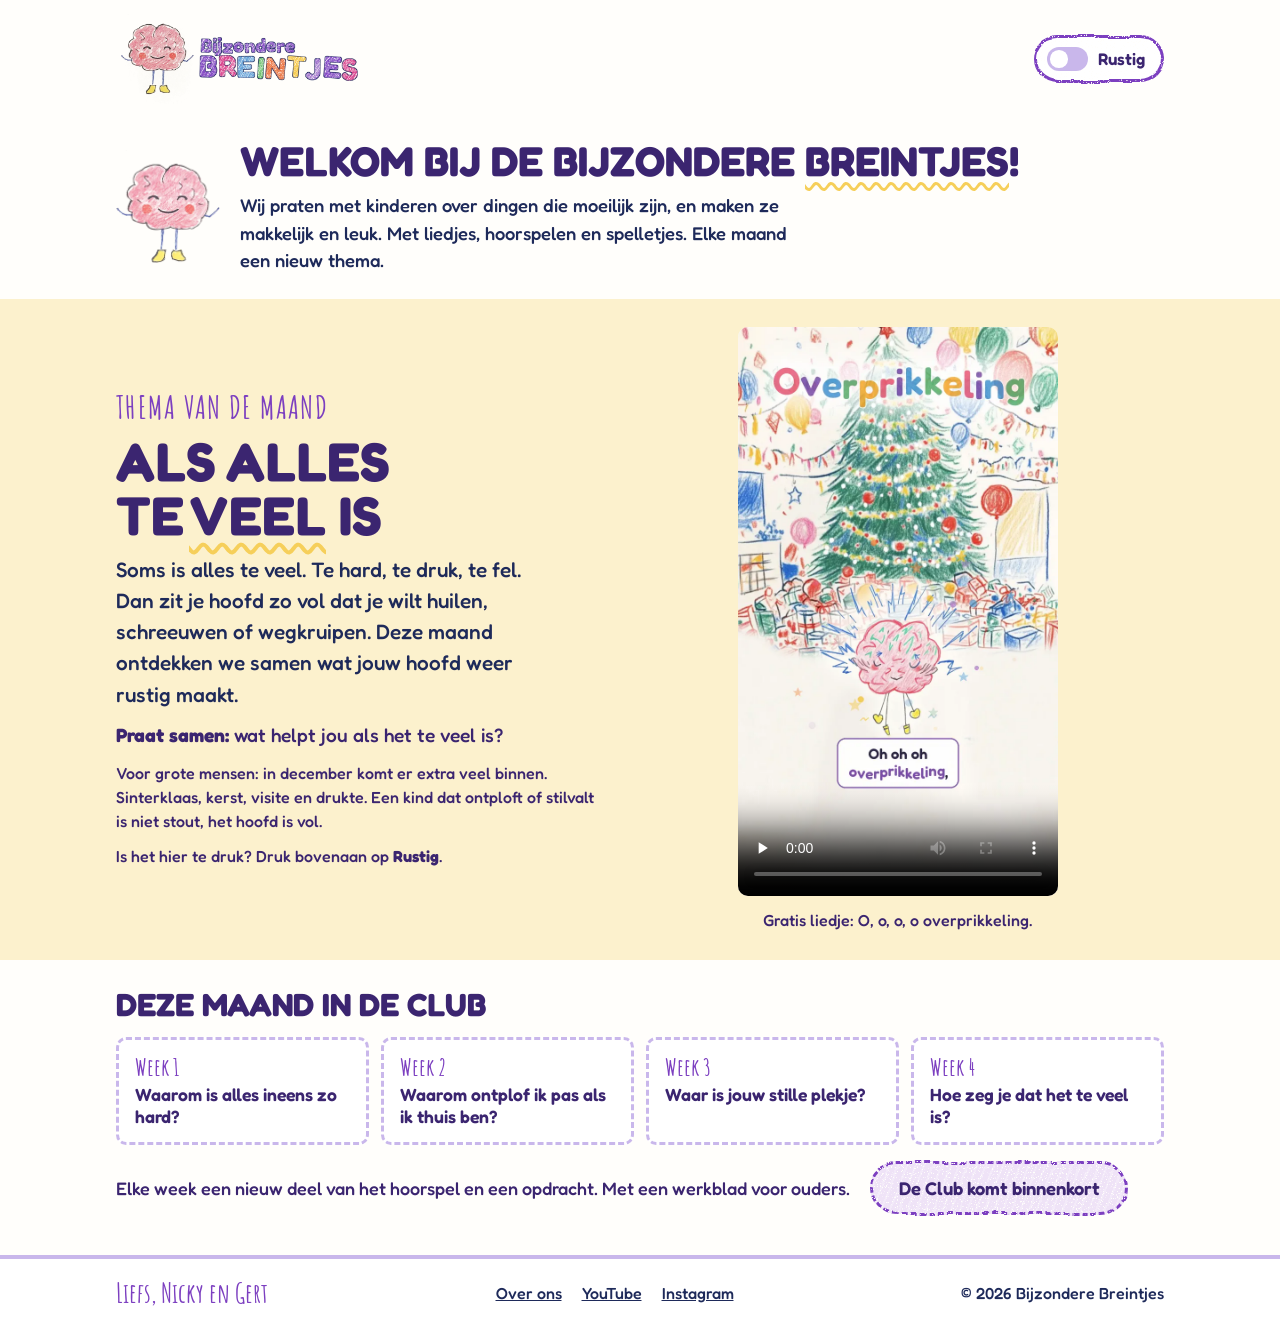
<file: index.html>
<!doctype html>
<html lang="nl">
<head>
<meta charset="utf-8">
<meta name="viewport" content="width=device-width, initial-scale=1, viewport-fit=cover">
<title>Bijzondere Breintjes – liedjes en oefeningen over gevoelens voor kinderen (3-8 jaar)</title>
<meta name="description" content="Liedjes, hoorspelen en spelletjes over gevoelens voor kinderen van 3 tot 8 jaar. Elke maand een thema, zonder reclame. Nu: Als alles te veel is, met het liedje O, o, o, o overprikkeling.">
<link rel="canonical" href="https://www.bijzonderebreintjes.nl/">
<meta property="og:type" content="website">
<meta property="og:site_name" content="Bijzondere Breintjes">
<meta property="og:locale" content="nl_NL">
<meta property="og:url" content="https://www.bijzonderebreintjes.nl/">
<meta property="og:title" content="Bijzondere Breintjes – Als alles te veel is: over overprikkeling">
<meta property="og:description" content="Liedjes, weetjes en oefeningen die kinderen van 3 tot 8 jaar helpen zichzelf beter te begrijpen.">
<meta property="og:image" content="https://www.bijzonderebreintjes.nl/beeld/deelplaatje.jpg">
<meta property="og:image:width" content="1200">
<meta property="og:image:height" content="630">
<meta property="og:image:alt" content="Het logo van Bijzondere Breintjes en een breintje dat zijn masker afzet">
<meta name="twitter:card" content="summary_large_image">
<script type="application/ld+json">
{
 "@context": "https://schema.org",
 "@graph": [
  {
   "@type": "WebSite",
   "@id": "https://www.bijzonderebreintjes.nl/#website",
   "name": "Bijzondere Breintjes",
   "url": "https://www.bijzonderebreintjes.nl/",
   "inLanguage": "nl",
   "description": "Liedjes, hoorspelen en spelletjes over gevoelens die kinderen van 3 tot 8 jaar helpen zichzelf beter te begrijpen.",
   "publisher": {
    "@id": "https://www.bijzonderebreintjes.nl/#organisatie"
   }
  },
  {
   "@type": "Organization",
   "@id": "https://www.bijzonderebreintjes.nl/#organisatie",
   "name": "Bijzondere Breintjes",
   "url": "https://www.bijzonderebreintjes.nl/",
   "logo": "https://www.bijzonderebreintjes.nl/beeld/logo.webp",
   "image": "https://www.bijzonderebreintjes.nl/beeld/deelplaatje.jpg",
   "description": "Nicky en Gert maken liedjes, hoorspelen en spelletjes over gevoelens voor kinderen van 3 tot 8 jaar. Voor elk kind dat veel voelt, snel vol zit of zijn gevoel nog moeilijk kan zeggen. Een diagnose is niet nodig.",
   "founder": [
    {"@type": "Person", "name": "Nicky", "jobTitle": "Pedagogisch begeleider", "description": "Afgestudeerd pedagogisch begeleider, jarenlang werkzaam in de zorg met kinderen."},
    {
     "@type": "Person",
     "name": "Gert"
    }
   ],
   "areaServed": "NL",
   "knowsLanguage": "nl",
   "knowsAbout": [
    "gevoelens bij kinderen",
    "emoties",
    "kinderliedjes",
    "hoorspelen voor kinderen",
    "overprikkeling",
    "zelfbeeld"
   ],
   "sameAs": [
    "https://www.youtube.com/@BijzondereBreintjes",
    "https://www.instagram.com/bijzonderebreintjes/"
   ]
  },
  {
   "@type": "VideoObject",
   "name": "O, o, o, o overprikkeling",
   "description": "Liedje voor kinderen van 3 tot 8 jaar over het thema Als alles te veel is: te veel glitter, te veel schittering. Wat doe je als je hoofd te vol zit?",
   "thumbnailUrl": "https://www.bijzonderebreintjes.nl/thema/cover-overprikkeling.webp",
   "contentUrl": "https://www.bijzonderebreintjes.nl/thema/overprikkeling-refrein.mp4",
   "duration": "PT33S",
   "uploadDate": "2026-11-28T09:00:00+01:00",
   "inLanguage": "nl",
   "isFamilyFriendly": true,
   "genre": "Kinderliedje",
   "audience": {
    "@type": "PeopleAudience",
    "suggestedMinAge": 3,
    "suggestedMaxAge": 8
   },
   "publisher": {
    "@id": "https://www.bijzonderebreintjes.nl/#organisatie"
   }
  }
 ]
}
</script>
<meta name="theme-color" content="#7c3fc0">
<link rel="icon" href="beeld/icoon-64.png" type="image/png">
<link rel="apple-touch-icon" href="beeld/icoon-180.png">
<link rel="preload" href="fonts/fredoka.woff2" as="font" type="font/woff2" crossorigin>
<link rel="stylesheet" href="css/stijl.css?v=7">
<script>
  // Onthoud de knop Rustig al vóór de pagina getekend wordt.
  try {
    if (localStorage.getItem("bb-rustig") === "aan") document.documentElement.setAttribute("data-rustig", "aan");
  } catch (e) {}
</script>
<style>
.thema-beeld { width: 72%; display: block; margin-inline: auto; }
.kop-breintje { flex: none; width: 6.5rem; height: 6.5rem; object-fit: contain; }
@media (max-width: 640px) { .kop-breintje { width: 5rem; height: 5rem; } }
.themavak { max-width: 52rem; }
.nogleeg { font-size: 1.15rem; border: 3px dashed var(--paars-licht); border-radius: var(--r-sm); padding: .8rem 1rem; color: var(--paars-diep); background: var(--creme); display: inline-block; }
.liedje-vak { display: grid; gap: .75rem; justify-items: center; }
.liedje-vak video { width: min(100%, 20rem); height: auto; border-radius: var(--r-sm); background: #fffefb; }
.vraag-thema { font-size: 1.2rem; color: var(--paars-diep); }
.video-vak video { width: 100%; height: auto; border-radius: var(--r-sm); background: #fffefb; }
.hoorspel-rij { display: grid; grid-template-columns: 11rem 1fr; gap: 1.4rem; align-items: center; }
.hoorspel-rij h3 { font-weight: 700; font-size: clamp(1.5rem, 5vw, 2rem); }
.hoorspel-beeld { width: 100%; }
.week-label { display: inline-block; font: 700 1.05rem/1 var(--font-tekst); letter-spacing: .03em; color: var(--paars-diep); background: var(--k-geel-licht); border: 3px solid var(--k-geel); border-radius: var(--r-rond); padding: .4rem .9rem; }
.verder-tekst { font-size: 1.1rem; color: var(--paars-diep); }
.vraag-groot { font: 700 clamp(1.5rem, 5vw, 2rem)/1.2 var(--font-titel); color: var(--paars-diep); }
.slot-lijst { list-style: none; padding: 0; display: grid; gap: 1rem; grid-template-columns: repeat(auto-fit, minmax(min(100%, 15rem), 1fr)); }
.slot-lijst li { display: grid; gap: .35rem; padding: 1.1rem 1.2rem; border: 3px dashed var(--paars-licht); border-radius: var(--r-sm); background: var(--creme); }
.slot-lijst .week { font: 700 1.6rem/1 var(--font-soort); color: var(--hoofd); }
.slot-lijst b { font-weight: 600; font-size: 1.15rem; color: var(--paars-diep); }
.slot-lijst span { font-size: 1rem; }
.slotje { display: inline-flex; align-items: center; gap: .35rem; font-size: .95rem; color: var(--paars-diep); }
.slotje svg { width: 1.1rem; height: 1.1rem; }
.club-onder { display: grid; gap: .8rem; justify-items: start; margin-top: .5rem; }
.welkom { padding-block: 1.25rem 1.5rem; }
.welkom-rij { display: grid; grid-template-columns: 6.5rem 1fr; gap: 1.25rem; align-items: center; }
.welkom-breintje { width: 100%; height: auto; }
.welkom-tekst { display: grid; gap: .5rem; }
.welkom-tekst h1 { font-size: clamp(1.7rem, 5vw, 2.6rem); line-height: 1.1; }
.welkom-zin { font-size: 1.15rem; max-width: 52ch; }
.thema-blok { background: var(--licht); padding-block: 1.75rem; }
.thema-rij { display: grid; grid-template-columns: 1fr 1.1fr; gap: 2rem; align-items: center; }
.thema-tekst { display: grid; gap: .7rem; }
.thema-titel { font-size: clamp(2.2rem, 7vw, 3.4rem); line-height: 1; }
.thema-blok .intro { max-width: 36ch; }
.teaser-blok { padding-block: 1.75rem 2.5rem; }
.teaser-kop { font-size: clamp(1.5rem, 4vw, 2rem); margin-bottom: 1rem; }
.teaser-lijst { list-style: none; padding: 0; display: grid; gap: .75rem; grid-template-columns: repeat(4, 1fr); }
.teaser-lijst li { display: grid; gap: .3rem; align-content: start; padding: .9rem 1rem; border: 3px dashed var(--paars-licht); border-radius: var(--r-sm); background: var(--wit); }
.teaser-lijst .week { font: 700 1.5rem/1 var(--font-soort); color: var(--hoofd); }
.teaser-lijst b { font-weight: 600; font-size: 1.1rem; line-height: 1.25; color: var(--paars-diep); }
.teaser-onder { display: flex; flex-wrap: wrap; gap: .75rem 1.25rem; align-items: center; margin-top: 1rem; color: var(--paars-diep); }
@media (max-width: 760px) { .thema-rij { grid-template-columns: 1fr; gap: 1.25rem; } .teaser-lijst { grid-template-columns: 1fr 1fr; } .welkom-rij { grid-template-columns: 4.5rem 1fr; gap: .9rem; } }
@media (max-width: 640px) { .hoorspel-rij { grid-template-columns: 1fr; } .hoorspel-beeld { width: 9rem; } }
</style>
</head>
<body id="top">

<svg class="verstopt" aria-hidden="true" focusable="false">
  <!-- Krijtstijl (huisstijl 3): wiebelige lijn en papier dat door de kleur schijnt. -->
  <filter id="krijt" x="-3%" y="-8%" width="106%" height="116%" color-interpolation-filters="sRGB">
    <feTurbulence type="fractalNoise" baseFrequency="0.03" numOctaves="2" seed="5" result="w"/>
    <feDisplacementMap in="SourceGraphic" in2="w" scale="5" xChannelSelector="R" yChannelSelector="G" result="d"/>
    <feTurbulence type="fractalNoise" baseFrequency="0.8" numOctaves="2" seed="11" result="k"/>
    <feColorMatrix in="k" type="matrix" values="0 0 0 0 0  0 0 0 0 0  0 0 0 0 0  0 0 0 -11 7.9" result="g"/>
    <feComposite in="d" in2="g" operator="in"/>
  </filter>
  <filter id="krijt-vol" x="-3%" y="-8%" width="106%" height="116%" color-interpolation-filters="sRGB">
    <feTurbulence type="fractalNoise" baseFrequency="0.03" numOctaves="2" seed="5" result="w"/>
    <feDisplacementMap in="SourceGraphic" in2="w" scale="5" xChannelSelector="R" yChannelSelector="G" result="d"/>
    <feTurbulence type="fractalNoise" baseFrequency="0.8" numOctaves="2" seed="11" result="k"/>
    <feColorMatrix in="k" type="matrix" values="0 0 0 0 0  0 0 0 0 0  0 0 0 0 0  0 0 0 -11 9.4" result="g"/>
    <feComposite in="d" in2="g" operator="in"/>
  </filter>
  <filter id="krijt-fijn" x="-10%" y="-10%" width="120%" height="120%" color-interpolation-filters="sRGB">
    <feTurbulence type="fractalNoise" baseFrequency="0.09" numOctaves="2" seed="2" result="w"/>
    <feDisplacementMap in="SourceGraphic" in2="w" scale="2" xChannelSelector="R" yChannelSelector="G" result="d"/>
    <feTurbulence type="fractalNoise" baseFrequency="0.9" numOctaves="2" seed="7" result="k"/>
    <feColorMatrix in="k" type="matrix" values="0 0 0 0 0  0 0 0 0 0  0 0 0 0 0  0 0 0 -11 8.2" result="g"/>
    <feComposite in="d" in2="g" operator="in"/>
  </filter>
  <symbol id="i-noot" viewBox="0 0 24 24"><path d="M9 18V5l11-2v13" fill="none" stroke="currentColor" stroke-width="2.5" stroke-linecap="round" stroke-linejoin="round"/><circle cx="6" cy="18" r="3" fill="currentColor"/><circle cx="17" cy="16" r="3" fill="currentColor"/></symbol>
  <symbol id="i-boek" viewBox="0 0 24 24"><path d="M12 7.5C10.5 5.5 7.5 5 4 5.5v13c3.5-.5 6.5 0 8 2 1.5-2 4.5-2.5 8-2v-13c-3.5-.5-6.5 0-8 2zM12 7.5v14" fill="none" stroke="currentColor" stroke-width="2.3" stroke-linecap="round" stroke-linejoin="round"/></symbol>
  <symbol id="i-maan" viewBox="0 0 24 24"><path d="M20 14.5A8.5 8.5 0 0 1 9.5 4a8.5 8.5 0 1 0 10.5 10.5z" fill="none" stroke="currentColor" stroke-width="2.3" stroke-linejoin="round"/></symbol>
  <symbol id="i-sprong" viewBox="0 0 24 24"><circle cx="12" cy="4.5" r="2.5" fill="currentColor"/><path d="M12 8v6M12 9.5L6.5 6M12 9.5L17.5 6M12 14l-4 6M12 14l4 6" fill="none" stroke="currentColor" stroke-width="2.4" stroke-linecap="round"/></symbol>
  <symbol id="i-schaar" viewBox="0 0 24 24"><circle cx="6" cy="18" r="3" fill="none" stroke="currentColor" stroke-width="2.3"/><circle cx="18" cy="18" r="3" fill="none" stroke="currentColor" stroke-width="2.3"/><path d="M8 16L18.5 3.5M16 16L5.5 3.5" fill="none" stroke="currentColor" stroke-width="2.3" stroke-linecap="round"/></symbol>
  <symbol id="i-speel" viewBox="0 0 24 24"><path d="M8 5.5v13a1 1 0 0 0 1.5.86l11-6.5a1 1 0 0 0 0-1.72l-11-6.5A1 1 0 0 0 8 5.5z" fill="currentColor"/></symbol>
  <symbol id="i-pauze" viewBox="0 0 24 24"><rect x="6" y="5" width="4.5" height="14" rx="1.5" fill="currentColor"/><rect x="13.5" y="5" width="4.5" height="14" rx="1.5" fill="currentColor"/></symbol>
  <symbol id="i-potlood" viewBox="0 0 24 24"><path d="M4 20l1-5L16 4l4 4L9 19z" fill="none" stroke="currentColor" stroke-width="2.5" stroke-linejoin="round"/><path d="M13.5 6.5l4 4" fill="none" stroke="currentColor" stroke-width="2.5"/></symbol>
  <symbol id="i-ster" viewBox="0 0 24 24"><path d="M12 3l2.7 5.6 6.1.9-4.4 4.3 1 6.2-5.4-2.9-5.4 2.9 1-6.2L3.2 9.5l6.1-.9z" fill="none" stroke="currentColor" stroke-width="2.3" stroke-linejoin="round"/></symbol>
  <symbol id="i-hart" viewBox="0 0 24 24"><path d="M12 20s-7.5-4.6-7.5-10.2A4.2 4.2 0 0 1 12 7.3a4.2 4.2 0 0 1 7.5 2.5C19.5 15.4 12 20 12 20z" fill="none" stroke="currentColor" stroke-width="2.3" stroke-linejoin="round"/></symbol>
  <symbol id="i-geluid" viewBox="0 0 24 24"><path d="M4 9.5v5h3.5L13 19V5L7.5 9.5z" fill="currentColor"/><path d="M16.5 8.5a5 5 0 0 1 0 7" fill="none" stroke="currentColor" stroke-width="2.2" stroke-linecap="round"/></symbol>
  <symbol id="i-kaart" viewBox="0 0 24 24"><rect x="4" y="3" width="16" height="18" rx="3" fill="none" stroke="currentColor" stroke-width="2.3"/><circle cx="12" cy="9.5" r="2.5" fill="none" stroke="currentColor" stroke-width="2.2"/><path d="M8 17c.6-2.2 2.200-3.3 4-3.300s3.4 1.1 4 3.3" fill="none" stroke="currentColor" stroke-width="2.2" stroke-linecap="round"/></symbol>
  <symbol id="i-plus" viewBox="0 0 24 24"><circle cx="12" cy="12" r="9" fill="none" stroke="currentColor" stroke-width="2.3"/><path d="M12 7.5v9M7.5 12h9" fill="none" stroke="currentColor" stroke-width="2.6" stroke-linecap="round"/></symbol>
  <symbol id="vast-breintje" viewBox="0 0 200 175">
    <path d="M40,110 C20,110 15,80 35,70 C25,50 45,35 60,45 C65,25 95,20 105,38 C120,22 150,30 150,52 C170,55 178,80 162,92 C178,105 165,130 145,125 C140,145 110,150 100,135 C85,150 55,148 52,130 C35,135 25,120 40,110 Z" fill="#f4a6c3" stroke="#3b2570" stroke-width="4" stroke-linejoin="round"/>
    <path d="M60,70 C70,60 80,75 90,65 M110,55 C120,65 130,50 140,62 M55,100 C65,95 70,105 80,100 M120,110 C130,100 140,112 150,104" fill="none" stroke="#e07aa8" stroke-width="3.5" stroke-linecap="round"/>
    <path d="M80,136 L78,158 M120,136 L122,158" stroke="#3b2570" stroke-width="4" stroke-linecap="round" fill="none"/>
    <ellipse cx="74" cy="161" rx="13" ry="6" fill="#f6cf5a" stroke="#3b2570" stroke-width="3"/><ellipse cx="126" cy="161" rx="13" ry="6" fill="#f6cf5a" stroke="#3b2570" stroke-width="3"/>
    <circle cx="70" cy="98" r="7" fill="#f2a7c8"/><circle cx="130" cy="98" r="7" fill="#f2a7c8"/>
    <path d="M78,88 Q85,80 92,88 M108,88 Q115,80 122,88 M86,104 Q100,118 114,104" stroke="#3b2570" stroke-width="4" stroke-linecap="round" fill="none"/>
  </symbol>
  <symbol id="i-zon" viewBox="0 0 24 24"><circle cx="12" cy="12" r="4.200" fill="none" stroke="currentColor" stroke-width="2.3"/><path d="M12 2.500v2.500M12 19v2.500M2.500 12H5M19 12h2.500M5.300 5.300l1.800 1.800M16.900 16.900l1.800 1.800M18.700 5.300l-1.800 1.800M7.100 16.900l-1.800 1.800" fill="none" stroke="currentColor" stroke-width="2.3" stroke-linecap="round"/></symbol>
  <!-- De zes plaatjes van het weerbericht -->
  <symbol id="w-zon" viewBox="0 0 100 100"><path d="M50 8v12M50 80v12M8 50h12M80 50h12M20 20l9 9M71 71l9 9M80 20l-9 9M29 71l-9 9" fill="none" stroke="#3b2570" stroke-width="5" stroke-linecap="round"/><circle cx="50" cy="50" r="22" fill="#f6cf5a" stroke="#3b2570" stroke-width="4"/><path d="M40 46q3-4 6 0M54 46q3-4 6 0M41 55q9 9 18 0" fill="none" stroke="#3b2570" stroke-width="3.500" stroke-linecap="round"/></symbol>
  <symbol id="w-wolk" viewBox="0 0 100 100"><circle cx="68" cy="32" r="17" fill="#f6cf5a" stroke="#3b2570" stroke-width="4"/><path d="M28 78h46a14 14 0 0 0 3-27.700 20 20 0 0 0-38-6A17 17 0 0 0 28 78z" fill="#ffffff" stroke="#3b2570" stroke-width="4" stroke-linejoin="round"/><path d="M44 60q3-3 6 0M58 60q3-3 6 0M49 68h10" fill="none" stroke="#3b2570" stroke-width="3.500" stroke-linecap="round"/></symbol>
  <symbol id="w-regen" viewBox="0 0 100 100"><path d="M28 62h46a14 14 0 0 0 3-27.700 20 20 0 0 0-38-6A17 17 0 0 0 28 62z" fill="#dcebf8" stroke="#3b2570" stroke-width="4" stroke-linejoin="round"/><path d="M44 43q3-3 6 0M58 43q3-3 6 0M48 54q6-5 12 0" fill="none" stroke="#3b2570" stroke-width="3.500" stroke-linecap="round"/><path d="M34 72q-6 9 0 13 6-4 0-13zM52 76q-6 9 0 13 6-4 0-13zM70 72q-6 9 0 13 6-4 0-13z" fill="#5b9bd5" stroke="#3b2570" stroke-width="3" stroke-linejoin="round"/></symbol>
  <symbol id="w-storm" viewBox="0 0 100 100"><path d="M10 36h46a10 10 0 1 0-10-10M10 53h64a11 11 0 1 1-11 11M10 70h30a8 8 0 1 1-8 8" fill="none" stroke="#3b2570" stroke-width="5" stroke-linecap="round" stroke-linejoin="round"/><path d="M72 28q10-12 20-6-4 12-20 6z" fill="#5bb85d" stroke="#3b2570" stroke-width="3.500" stroke-linejoin="round"/><path d="M62 84q8-9 16-3-4 9-16 3z" fill="#5bb85d" stroke="#3b2570" stroke-width="3.500" stroke-linejoin="round"/></symbol>
  <symbol id="w-onweer" viewBox="0 0 100 100"><path d="M28 58h46a14 14 0 0 0 3-27.700 20 20 0 0 0-38-6A17 17 0 0 0 28 58z" fill="#c9b7eb" stroke="#3b2570" stroke-width="4" stroke-linejoin="round"/><path d="M42 36l8 4M66 36l-8 4M48 50q6-5 12 0" fill="none" stroke="#3b2570" stroke-width="3.500" stroke-linecap="round"/><path d="M56 62L42 80h10l-5 15 19-22H56l7-11z" fill="#f6cf5a" stroke="#3b2570" stroke-width="3.500" stroke-linejoin="round"/></symbol>
  <symbol id="w-vuurwerk" viewBox="0 0 100 100"><path d="M36 38V18M36 38l14-14M36 38h20M36 38l14 14M36 38v20M36 38L22 52M36 38H16M36 38L22 24" fill="none" stroke="#d63384" stroke-width="5" stroke-linecap="round"/><path d="M70 68V54M70 68l10-10M70 68h14M70 68l10 10M70 68v14M70 68L60 78M70 68H56M70 68L60 58" fill="none" stroke="#e9622a" stroke-width="5" stroke-linecap="round"/><circle cx="36" cy="38" r="5" fill="#f6cf5a" stroke="#3b2570" stroke-width="3"/><circle cx="70" cy="68" r="4.500" fill="#f6cf5a" stroke="#3b2570" stroke-width="3"/><circle cx="76" cy="24" r="4" fill="#5b9bd5" stroke="#3b2570" stroke-width="3"/><circle cx="24" cy="78" r="4" fill="#5bb85d" stroke="#3b2570" stroke-width="3"/></symbol>
  <symbol id="i-bliksem" viewBox="0 0 24 24"><path d="M13.5 2.5L5 13.5h6l-1.5 8 8.5-11h-6z" fill="none" stroke="currentColor" stroke-width="2.3" stroke-linejoin="round"/></symbol>
  <symbol id="i-kompas" viewBox="0 0 24 24"><circle cx="12" cy="12" r="9" fill="none" stroke="currentColor" stroke-width="2.3"/><path d="M15.5 8.500l-2 5-5 2 2-5z" fill="none" stroke="currentColor" stroke-width="2.200" stroke-linejoin="round"/></symbol>
  <symbol id="lijf-figuur" viewBox="0 0 200 320">
    <path d="M66 122L30 186M134 122l36 64M84 214l-6 78M116 214l6 78" fill="none" stroke="#3b2570" stroke-width="5" stroke-linecap="round"/>
    <ellipse cx="70" cy="298" rx="17" ry="9" fill="#f6cf5a" stroke="#3b2570" stroke-width="4"/>
    <ellipse cx="130" cy="298" rx="17" ry="9" fill="#f6cf5a" stroke="#3b2570" stroke-width="4"/>
    <circle cx="28" cy="190" r="8" fill="#fbe3ee" stroke="#3b2570" stroke-width="4"/>
    <circle cx="172" cy="190" r="8" fill="#fbe3ee" stroke="#3b2570" stroke-width="4"/>
    <path d="M100 92v16" fill="none" stroke="#3b2570" stroke-width="5" stroke-linecap="round"/>
    <path d="M74 106h52a14 14 0 0 1 14 14v84a14 14 0 0 1-14 14H74a14 14 0 0 1-14-14v-84a14 14 0 0 1 14-14z" fill="#dcebf8" stroke="#3b2570" stroke-width="5" stroke-linejoin="round"/>
    <circle cx="100" cy="54" r="40" fill="#fbe3ee" stroke="#3b2570" stroke-width="5"/>
    <path d="M82 50q4-5 8 0M110 50q4-5 8 0M88 68q12 10 24 0" fill="none" stroke="#3b2570" stroke-width="4" stroke-linecap="round"/>
  </symbol>
  <symbol id="i-slot" viewBox="0 0 24 24"><rect x="5" y="10.500" width="14" height="10" rx="2.500" fill="none" stroke="currentColor" stroke-width="2.300"/><path d="M8.500 10.500V7.500a3.500 3.500 0 0 1 7 0v3" fill="none" stroke="currentColor" stroke-width="2.300" stroke-linecap="round"/></symbol>
  <symbol id="i-thuis" viewBox="0 0 24 24"><path d="M4 11L12 4l8 7v8a1 1 0 0 1-1 1h-4v-6H9v6H5a1 1 0 0 1-1-1z" fill="none" stroke="currentColor" stroke-width="2.3" stroke-linejoin="round"/></symbol>
</svg>

<a class="spring" href="#inhoud">Ga naar de inhoud</a>

<header class="kop" id="top">
  <div class="binnen kop-rij">
    <a class="logo" href="#top" aria-label="Bijzondere Breintjes, naar het begin">
      <img class="logo-plaat" src="beeld/logo.webp" alt="Bijzondere Breintjes" width="810" height="300">
    </a>
    <div class="kop-knoppen">
      <button class="rustig" id="rustig-knop" type="button" aria-pressed="false" title="Minder kleur en geen beweging">
        <span class="schuif" aria-hidden="true"></span>Rustig
      </button>
    </div>
  </div>
</header>

<main id="inhoud">

  <!-- ===== Welkom: wie zijn wij ===== -->
  <section class="welkom" id="welkom">
    <div class="binnen welkom-rij">
      <img class="welkom-breintje" src="beeld/hoofdbreintje.webp" alt="Billie, het breintje van Bijzondere Breintjes">
      <div class="welkom-tekst">
        <h1 id="welkom-kop">Welkom bij de Bijzondere <span class="kronkel">Breintjes</span>!</h1>
        <p class="welkom-zin">Wij praten met kinderen over dingen die moeilijk zijn, en maken ze makkelijk en leuk. Met liedjes, hoorspelen en spelletjes. Elke maand een nieuw thema.</p>
      </div>
    </div>
  </section>

  <!-- ===== Thema van de maand ===== -->
  <section class="thema-blok is-geel" id="thema">
    <div class="binnen thema-rij">
      <div class="thema-tekst">
        <p class="soort">THEMA VAN DE MAAND</p>
        <h2 id="thema-kop" class="thema-titel">Als alles te <span class="kronkel">veel</span> is</h2>
        <p class="intro">Soms is alles te veel. Te hard, te druk, te fel. Dan zit je hoofd zo vol dat je wilt huilen, schreeuwen of wegkruipen. Deze maand ontdekken we samen wat jouw hoofd weer rustig maakt.</p>
        <p class="vraag-thema"><b>Praat samen:</b> wat helpt jou als het te veel is?</p>
        <p class="klein">Voor grote mensen: in december komt er extra veel binnen. Sinterklaas, kerst, visite en drukte. Een kind dat ontploft of stilvalt is niet stout, het hoofd is vol.</p>
        <p class="klein">Is het hier te druk? Druk bovenaan op <b>Rustig</b>.</p>
      </div>
      <div class="liedje-vak">
        <video controls preload="none" playsinline poster="thema/cover-overprikkeling.webp" width="1080" height="1920">
          <source src="thema/overprikkeling-refrein.mp4" type="video/mp4">
        </video>
        <p class="klein">Gratis liedje: O, o, o, o overprikkeling.</p>
      </div>
    </div>
  </section>

  <!-- ===== Teasers ===== -->
  <section class="teaser-blok" id="club">
    <div class="binnen">
      <h2 id="club-kop" class="teaser-kop">Deze maand in de Club</h2>
      <ol class="teaser-lijst">
        <li><span class="week">Week 1</span><b>Waarom is alles ineens zo hard?</b></li>
        <li><span class="week">Week 2</span><b>Waarom ontplof ik pas als ik thuis ben?</b></li>
        <li><span class="week">Week 3</span><b>Waar is jouw stille plekje?</b></li>
        <li><span class="week">Week 4</span><b>Hoe zeg je dat het te veel is?</b></li>
      </ol>
      <p class="teaser-onder"><span>Elke week een nieuw deel van het hoorspel en een opdracht. Met een werkblad voor ouders.</span> <span class="knop" aria-disabled="true">De Club komt binnenkort</span></p>
    </div>
  </section>

</main>

<footer class="voet">
  <div class="binnen voet-rij">
    <span class="voet-groet">Liefs, Nicky en Gert</span>
    <span class="voet-links"><a href="over-ons.html">Over ons</a><a href="https://www.youtube.com/@BijzondereBreintjes" target="_blank" rel="noopener">YouTube</a><a href="https://www.instagram.com/bijzonderebreintjes/" target="_blank" rel="noopener">Instagram</a></span>
    <span>&copy; <span id="jaar">2026</span> Bijzondere Breintjes</span>
  </div>
</footer>

<script>
(function () {
  document.getElementById("jaar").textContent = new Date().getFullYear();
  var stam = document.documentElement;
  var knop = document.getElementById("rustig-knop");
  function zet(aan, bewaar) {
    if (aan) stam.setAttribute("data-rustig", "aan");
    else stam.removeAttribute("data-rustig");
    knop.setAttribute("aria-pressed", aan ? "true" : "false");
    if (bewaar) { try { localStorage.setItem("bb-rustig", aan ? "aan" : "uit"); } catch (e) {} }
  }
  zet(stam.getAttribute("data-rustig") === "aan", false);
  knop.addEventListener("click", function () { zet(stam.getAttribute("data-rustig") !== "aan", true); });
})();
</script>

</body>
</html>
</file>
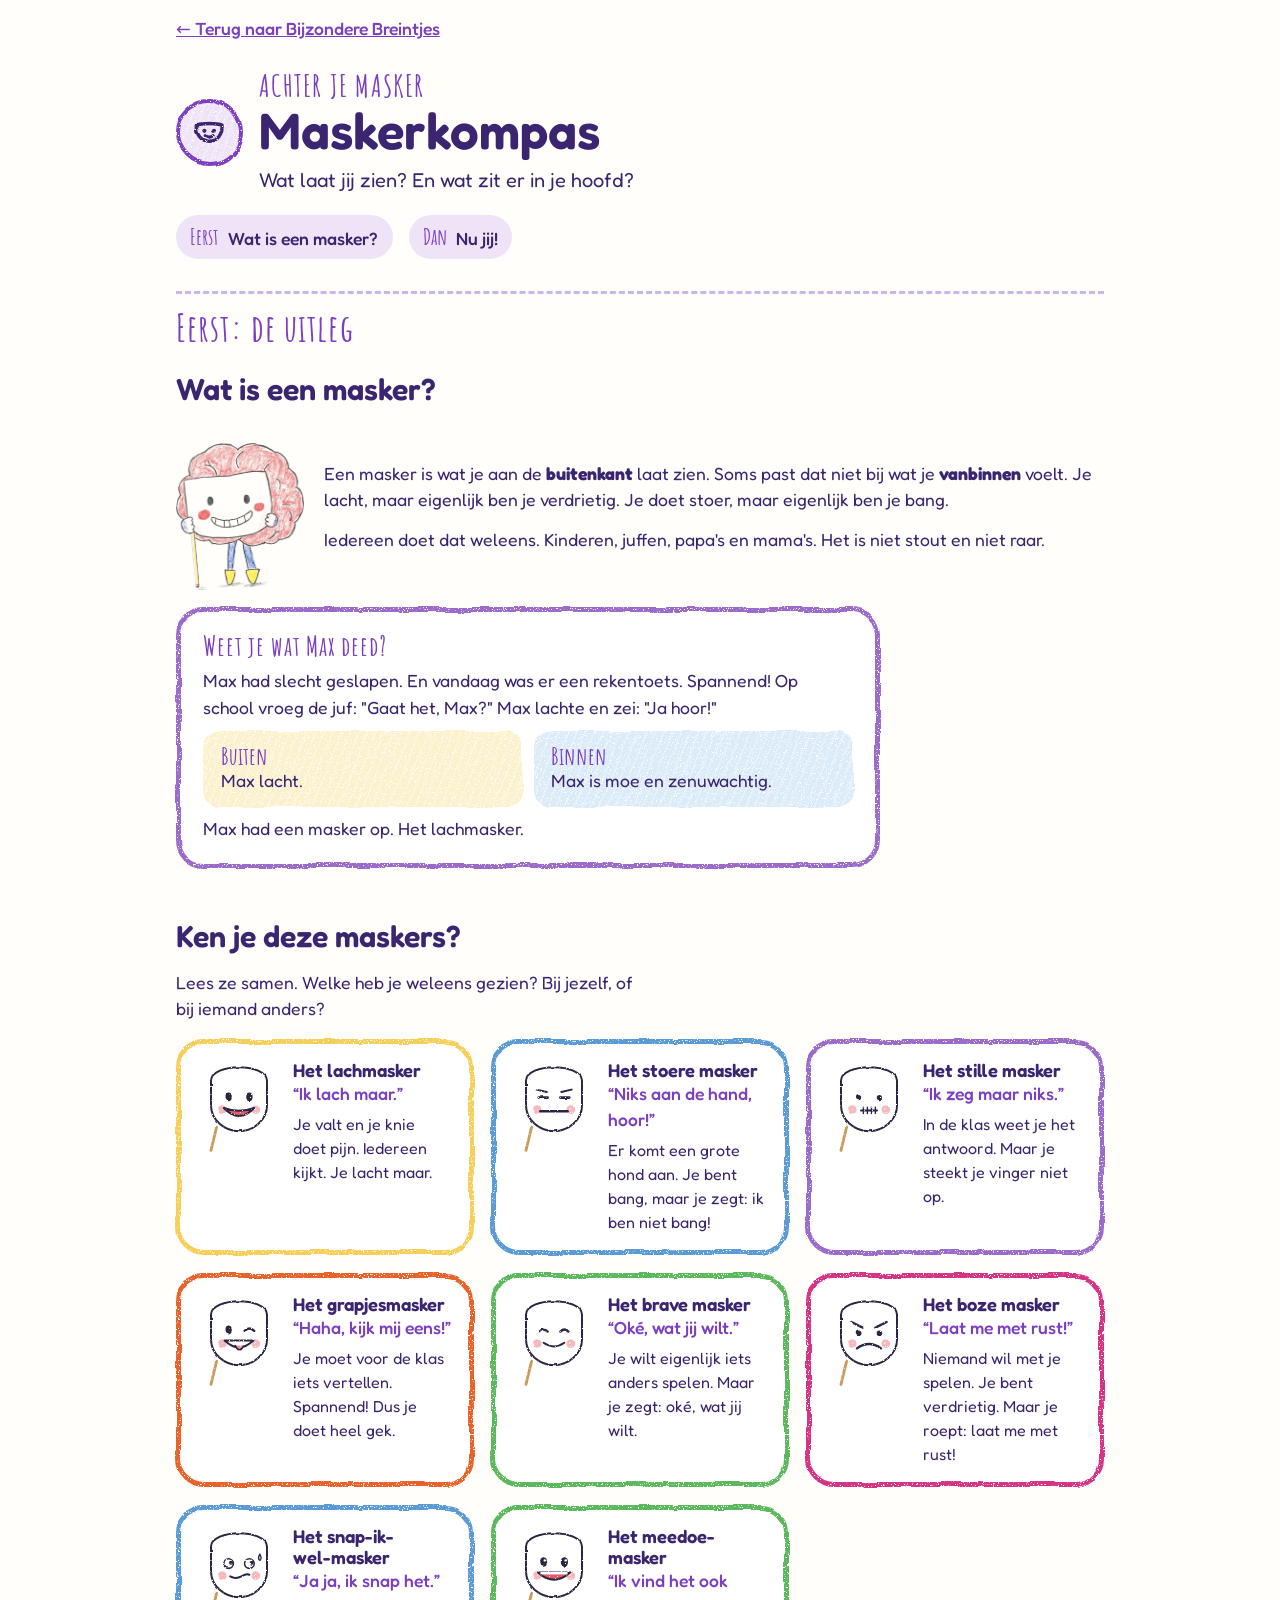
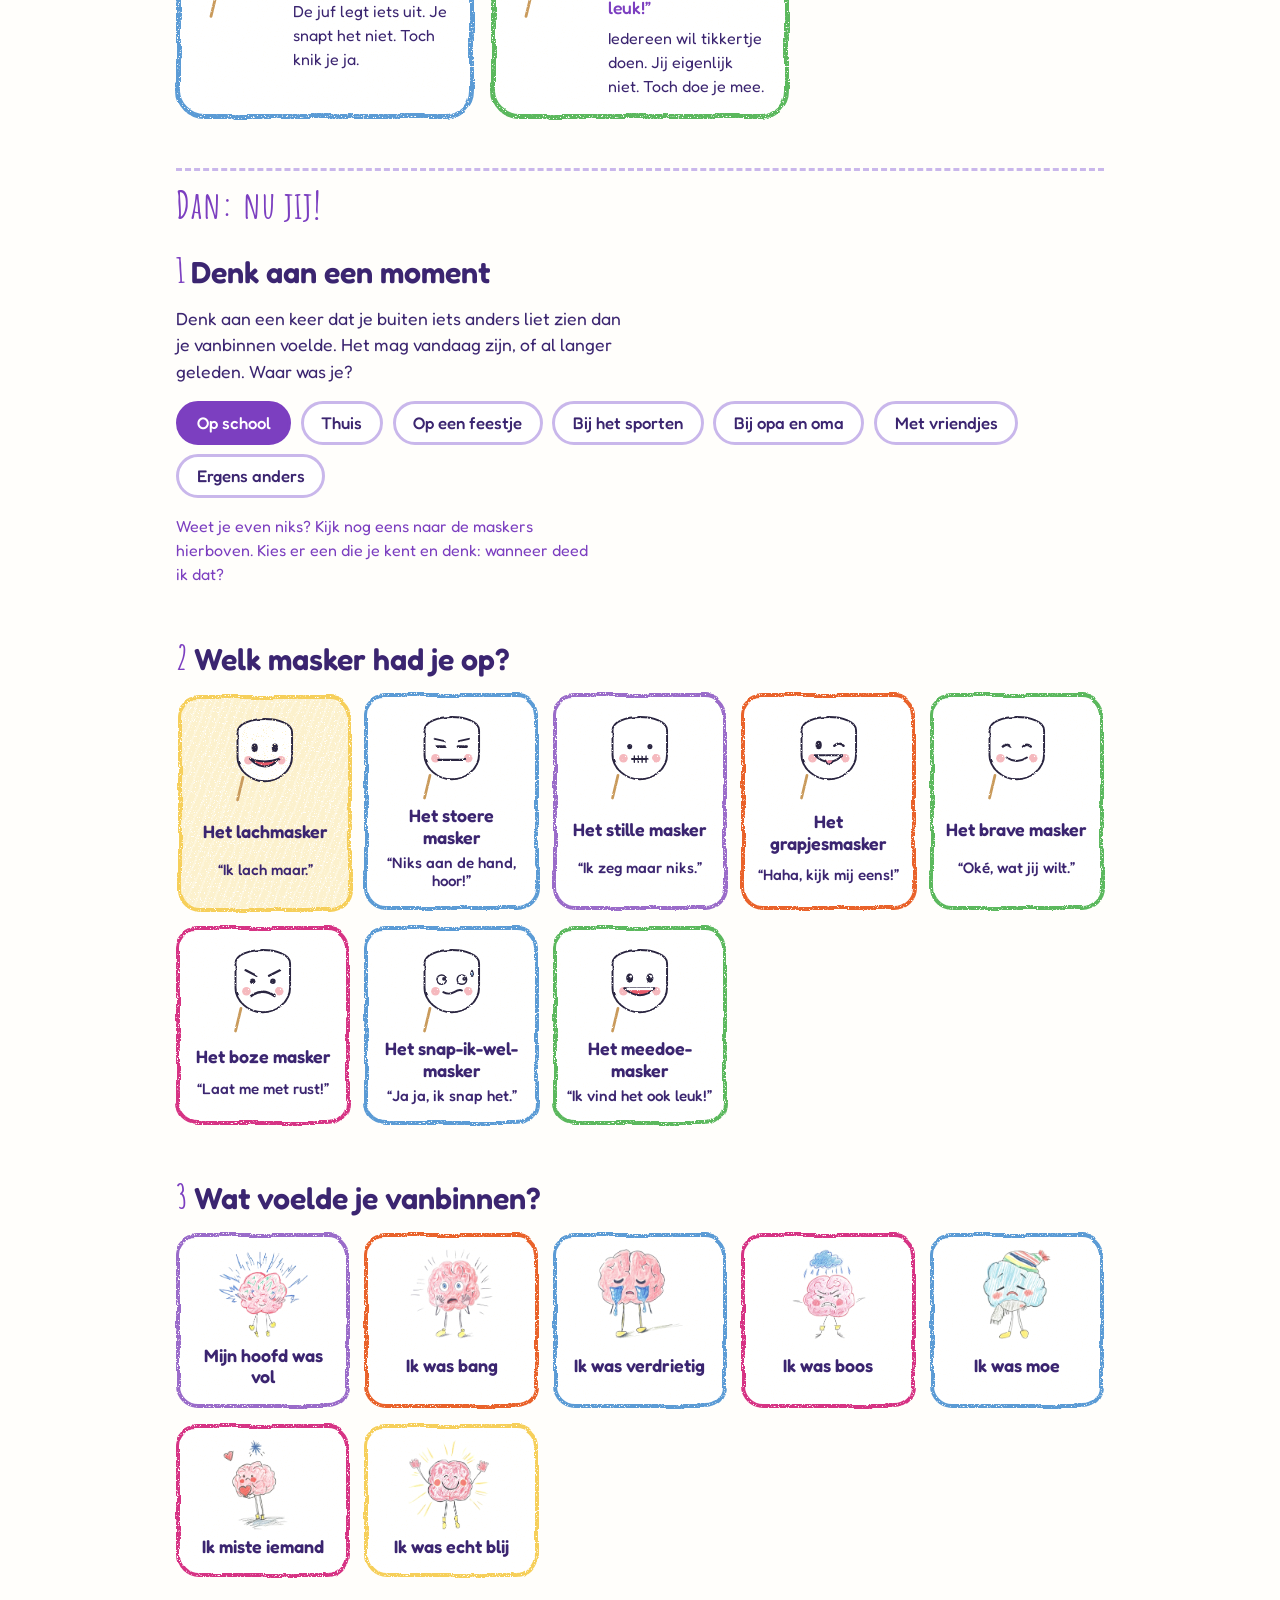
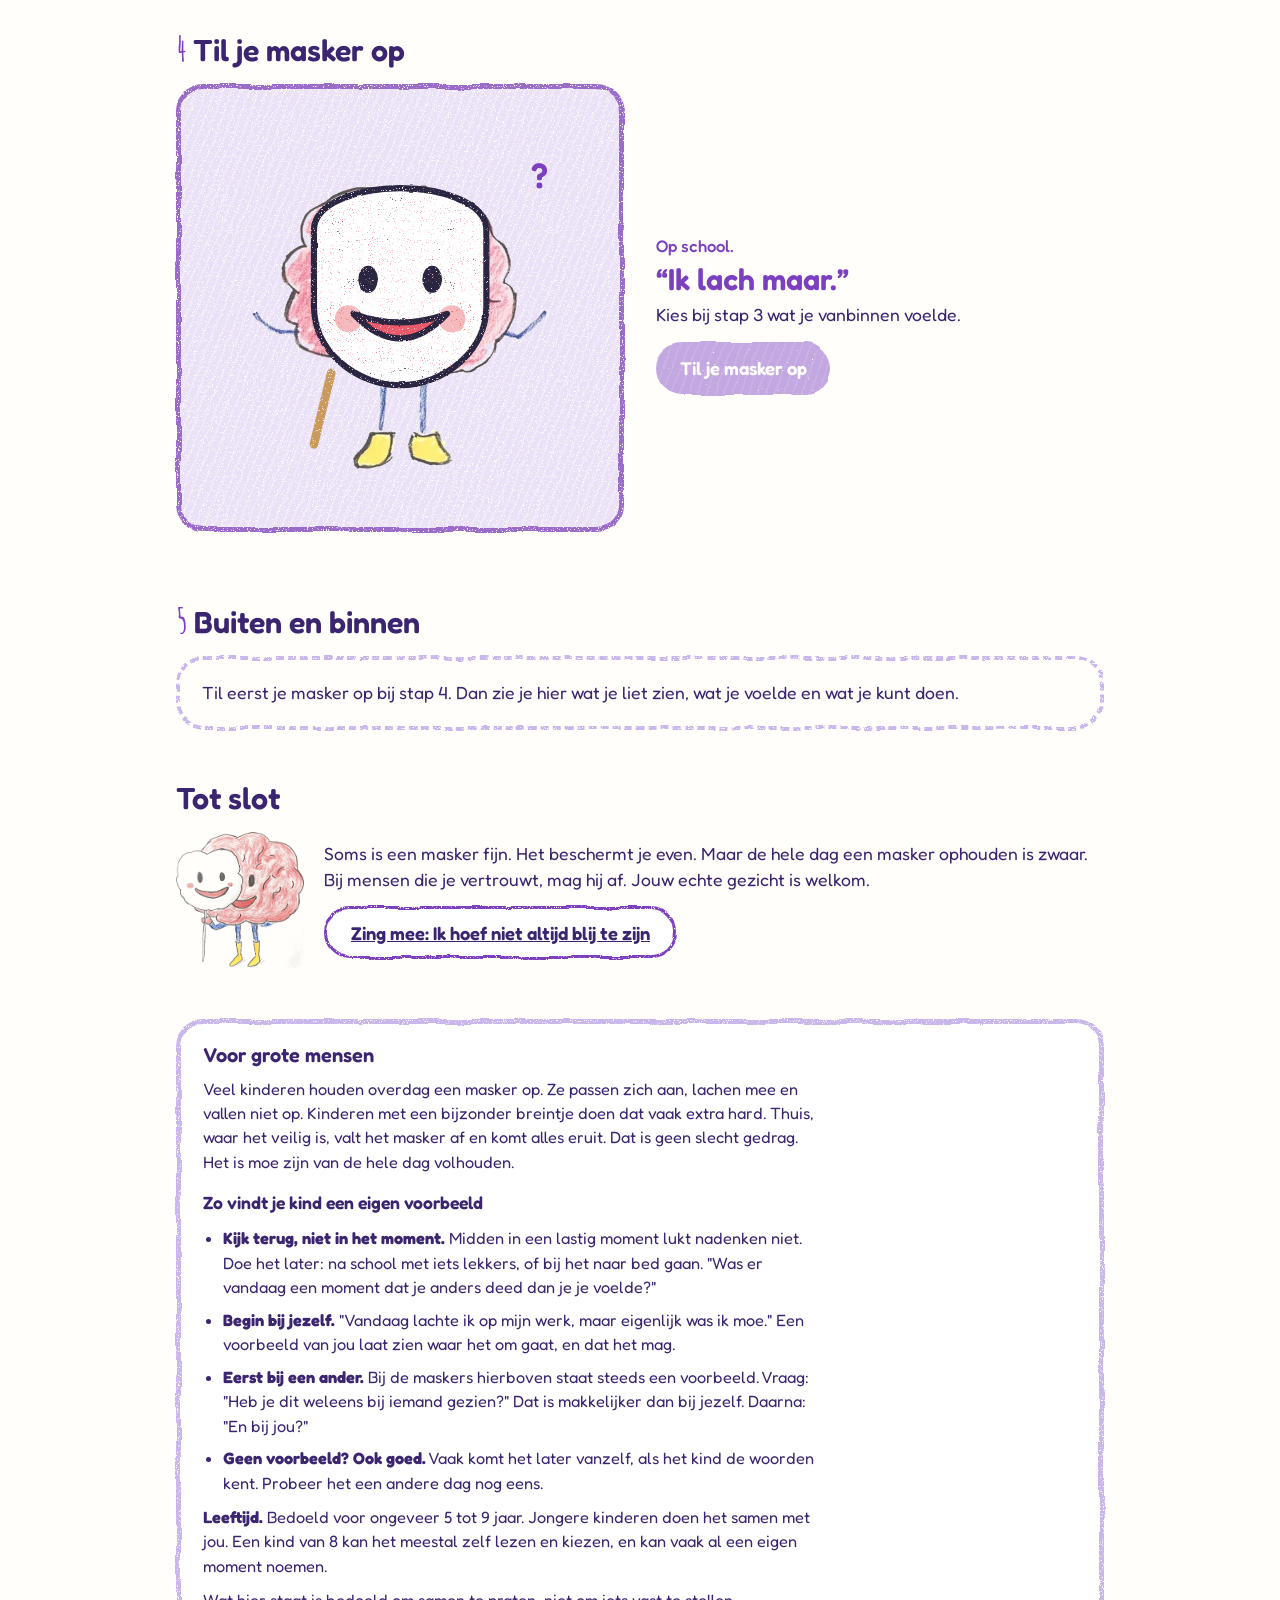
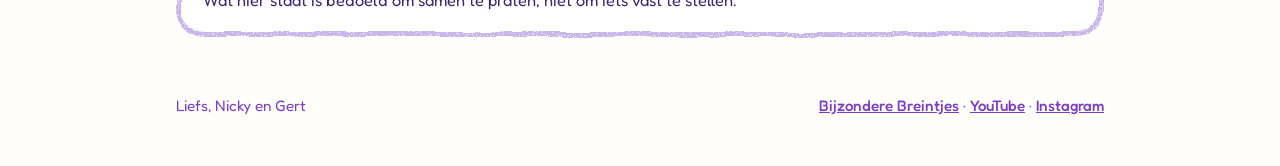
<file: maskerkompas.html>
<!doctype html>
<html lang="nl">
<head>
<meta charset="utf-8">
<meta name="viewport" content="width=device-width, initial-scale=1, viewport-fit=cover">
<title>Maskerkompas – Bijzondere Breintjes</title>
<meta name="description" content="Wat laat jij zien, en wat voel je vanbinnen? Met het Maskerkompas ontdekken kinderen van 5 tot 9 jaar welke maskers ze opzetten en wat erachter zit.">
<link rel="canonical" href="https://www.bijzonderebreintjes.nl/maskerkompas.html">
<meta property="og:type" content="website">
<meta property="og:site_name" content="Bijzondere Breintjes">
<meta property="og:locale" content="nl_NL">
<meta property="og:url" content="https://www.bijzonderebreintjes.nl/maskerkompas.html">
<meta property="og:title" content="Maskerkompas – wat zit er achter jouw masker?">
<meta property="og:description" content="Kies het masker dat je opzet, kies wat je vanbinnen voelt en til je masker op.">
<meta property="og:image" content="https://www.bijzonderebreintjes.nl/beeld/deelplaatje.jpg">
<meta name="twitter:card" content="summary_large_image">
<meta name="theme-color" content="#7c3fc0">
<link rel="icon" href="beeld/icoon-64.png" type="image/png">
<link rel="apple-touch-icon" href="beeld/icoon-180.png">
<link rel="preload" href="fonts/fredoka.woff2" as="font" type="font/woff2" crossorigin>
<style>
@font-face { font-family: "Fredoka"; src: url("fonts/fredoka.woff2") format("woff2"); font-weight: 300 700; font-display: swap; }
@font-face { font-family: "Amatic SC"; src: url("fonts/amatic-sc-700.woff2") format("woff2"); font-weight: 700; font-display: swap; }
html { -webkit-text-size-adjust: 100%; }
body { margin: 0; }
img { max-width: 100%; }
.terug { padding-top: 1rem; }
.terug a, .voet a { color: var(--paars); font-weight: 500; }
.voet { display: flex; flex-wrap: wrap; gap: .5rem 1.5rem; justify-content: space-between; }

/* Opzet: één lange pagina in de krijtstijl van de site. Bovenaan het podium met breintje en masker, daaronder de stappen. */
:root {
  color-scheme: light;
  --paars: #7c3fc0; --paars-diep: #3b2570; --paars-licht: #c9b7eb; --paars-zacht: #efe3f7;
  --wit: #ffffff; --papier: #fffefb;
  --lila: #9a6bc9; --lila-licht: #ebe1f7;
  --blauw: #5b9bd5; --blauw-licht: #dcebf8;
  --groen: #5bb85d; --groen-licht: #d5f0df;
  --oranje: #e9622a; --oranje-licht: #fbdccb;
  --geel: #f6cf5a; --geel-licht: #fcf1cd;
  --roze: #d63384; --roze-licht: #fbe3ee;
  --font-titel: "Fredoka", Nunito, system-ui, sans-serif;
  --font-soort: "Amatic SC", "Comic Sans MS", cursive;
  --r-md: 28px;
}
body { background: var(--papier); color: var(--paars-diep); font: 400 1.1rem/1.5 var(--font-titel); }
* { box-sizing: border-box; }
h1, h2, h3, p { margin: 0; }
h1, h2, h3 { font-weight: 600; line-height: 1.15; text-wrap: balance; }
[hidden] { display: none !important; }
.verstopt { position: absolute; width: 0; height: 0; overflow: hidden; }
:focus-visible { outline: 3px solid var(--paars-diep); outline-offset: 3px; border-radius: 8px; }

.binnen {
  max-width: 60rem; margin-inline: auto;
  padding-left: max(16px, env(safe-area-inset-left, 0px));
  padding-right: max(16px, env(safe-area-inset-right, 0px));
}

/* Krijtlaagje, zoals op de site */
.kaart, .keuze, .knop, .rondje, .podium, .ontwerp, .vlak {
  position: relative; isolation: isolate; border: var(--dik, 0px) solid transparent;
}
.kaart::before, .keuze::before, .knop::before, .rondje::before, .podium::before, .ontwerp::before, .vlak::before {
  content: ""; position: absolute; inset: calc(-1 * var(--dik, 0px)); z-index: -1;
  border: var(--dik, 0px) var(--streep, solid) var(--lijn, transparent);
  border-radius: inherit; background: var(--bg, transparent);
  background-image: repeating-linear-gradient(112deg, rgba(255,255,255,var(--arcering,.26)) 0 2px, transparent 2px 8px);
  filter: var(--krijt, url(#krijt)); pointer-events: none;
}

.ontwerp {
  --bg: var(--geel-licht); --lijn: var(--geel); --dik: 3px; --streep: dashed;
  border-radius: 18px; padding: .6rem 1rem; margin-block: 1rem 0;
  font-size: 1rem; display: flex; gap: .6rem; align-items: center; flex-wrap: wrap;
}
.ontwerp b { font-weight: 600; }

.kop { display: flex; align-items: center; gap: 1rem; padding-block: 1.75rem 1.25rem; }
.rondje {
  flex: none; display: grid; place-items: center; width: 4.2rem; height: 4.2rem; border-radius: 50%;
  --bg: var(--paars-zacht); --lijn: var(--paars); --dik: 4px;
}
.rondje svg { width: 2.4rem; height: 2.4rem; filter: url(#krijt-fijn); }
.soort { font-family: var(--font-soort); font-weight: 700; letter-spacing: .04em; color: var(--paars); font-size: 1.9rem; line-height: 1; }
h1 { font-size: clamp(2.2rem, 7vw, 3.2rem); color: var(--paars-diep); }
.intro { font-size: 1.25rem; max-width: 34ch; margin-top: .35rem; }

/* Podium: het breintje met het masker ervoor */
.podium-rij { display: grid; grid-template-columns: minmax(0, 1fr) minmax(0, 1fr); gap: 2rem; align-items: center; padding-bottom: 1rem; }
@media (max-width: 720px) { .podium-rij { grid-template-columns: 1fr; gap: 1.25rem; } }
.podium {
  --bg: var(--lila-licht); --lijn: var(--lila); --dik: 5px; border-radius: var(--r-md);
  aspect-ratio: 1 / 1; max-width: 100%; display: grid; place-items: center; overflow: visible;
}
.toneel { position: relative; width: 74%; aspect-ratio: 1 / 1; }
.toneel .hoofd { position: absolute; inset: 0; width: 100%; height: 100%; object-fit: contain; transition: opacity .35s ease; }
.toneel .vraag {
  position: absolute; right: -6%; top: -4%; width: 26%; aspect-ratio: 1; display: grid; place-items: center;
  font: 600 2.2rem/1 var(--font-titel); color: var(--paars); opacity: 0; transition: opacity .3s ease;
}
.toneel.heeft-masker:not(.op) .vraag { opacity: 1; }
.masker {
  position: absolute; left: 12%; top: 6%; width: 76%; z-index: 2;
  transform-origin: 20% 110%;
  transition: transform .7s cubic-bezier(.34,1.45,.55,1), opacity .3s ease;
  aspect-ratio: 200 / 230; height: auto; filter: url(#krijt-fijn);
}
.masker[hidden] { display: none !important; }
.toneel.op .masker { transform: translate(-40%, -4%) rotate(-22deg) scale(.58); }
@media (prefers-reduced-motion: reduce) { .masker, .toneel .hoofd { transition: none; } }

.podium-tekst { display: grid; gap: 1rem; justify-items: start; min-width: 0; }
.zeg { font-size: clamp(1.45rem, 3.6vw, 1.9rem); font-weight: 600; line-height: 1.25; }
.zeg .buiten { color: var(--paars); }
.zeg small { display: block; font-size: 1.1rem; font-weight: 400; color: var(--paars-diep); margin-top: .4rem; }

.knop {
  display: inline-flex; align-items: center; gap: .55rem; min-height: 3.3rem; padding: .7rem 1.5rem;
  border-radius: 999px; --bg: var(--paars); --krijt: url(#krijt-vol); --arcering: .1;
  background: none; color: var(--wit); font: 600 1.15rem/1.1 var(--font-titel); cursor: pointer;
  transition: transform .12s ease;
}
.knop:hover { transform: translateY(-2px); }
.knop.licht { --bg: var(--wit); --lijn: var(--paars); --dik: 3px; --krijt: url(#krijt); --arcering: .26; color: var(--paars-diep); }
.knop:disabled { opacity: .45; cursor: default; transform: none; }

/* Stappen */
.stap { display: grid; gap: 1rem; padding-block: 1.6rem; }
.stap > h2 { font-size: clamp(1.5rem, 4vw, 1.9rem); }
.stap > h2 .nr { font-family: var(--font-soort); color: var(--paars); font-size: 1.15em; margin-right: .35rem; }
.stap > p { max-width: 46ch; }
.keuzes { display: grid; grid-template-columns: repeat(auto-fill, minmax(9.5rem, 1fr)); gap: 1rem .9rem; }
.keuze {
  --bg: var(--wit); --lijn: var(--k, var(--paars-licht)); --dik: 4px; border-radius: 22px;
  display: grid; justify-items: center; gap: .35rem; padding: .8rem .6rem 1rem; text-align: center;
  background: none; color: var(--paars-diep); font: 500 1.05rem/1.2 var(--font-titel); cursor: pointer;
  transition: transform .12s ease;
}
.keuze:hover { transform: translateY(-3px); }
.keuze[aria-pressed="true"] { --bg: var(--kl, var(--paars-zacht)); transform: translate(2px, 2px); }
.keuze b { font-weight: 600; font-size: 1.12rem; }
.keuze span { font-size: .95rem; }
.keuze .mini { width: 5.6rem; height: 5.6rem; object-fit: contain; display: block; }
.keuze svg.mini { filter: url(#krijt-fijn); }
.keuze:disabled { opacity: .45; cursor: default; transform: none; }

/* Uitkomst */
.uitkomst { display: grid; grid-template-columns: minmax(0, 1fr) minmax(0, 1fr); gap: 1.25rem; }
@media (max-width: 640px) { .uitkomst { grid-template-columns: 1fr; } }
.kaart { --bg: var(--wit); --lijn: var(--k, var(--paars-licht)); --dik: 5px; border-radius: var(--r-md); padding: 1.25rem 1.4rem; display: grid; gap: .6rem; align-content: start; min-width: 0; }
.kaart .label { font-family: var(--font-soort); font-size: 1.7rem; line-height: 1; color: var(--paars); letter-spacing: .03em; }
.kaart h3 { font-size: 1.45rem; }
.vlak { --bg: var(--groen-licht); --dik: 0px; border-radius: 16px; padding: .8rem 1.1rem; }
.vlak.zin { --bg: var(--geel-licht); font-weight: 500; }
.leeg-hint { --bg: transparent; --lijn: var(--paars-licht); --dik: 4px; --streep: dashed; border-radius: var(--r-md); padding: 1.25rem 1.4rem; position: relative; isolation: isolate; border: 4px solid transparent; }
.leeg-hint::before { content: ""; position: absolute; inset: -4px; z-index: -1; border: 4px dashed var(--paars-licht); border-radius: inherit; filter: url(#krijt); }

.groot { --k: var(--paars-licht); }
.groot h3 { font-size: 1.25rem; }
.groot p { font-size: 1.02rem; max-width: 62ch; }

.slot { display: flex; gap: 1.25rem; align-items: center; flex-wrap: wrap; }
.slot img { width: 8rem; height: auto; }
.slot div { display: grid; gap: .8rem; justify-items: start; flex: 1 1 18rem; min-width: 0; }


/* Wegwijzer en delen: eerst uitleg, dan opdracht */
.wegwijzer { display: flex; flex-wrap: wrap; gap: .6rem 1rem; padding-bottom: .5rem; }
.wegwijzer a { color: var(--paars-diep); text-decoration: none; font-weight: 500; padding: .35rem .9rem; border-radius: 999px; background: var(--paars-zacht); }
.wegwijzer a b { font-family: var(--font-soort); font-size: 1.35rem; color: var(--paars); margin-right: .3rem; }
.deel { margin-top: 1.5rem; padding-top: 1rem; border-top: 3px dashed var(--paars-licht); }
.deel-label { font-family: var(--font-soort); font-weight: 700; font-size: 2.3rem; line-height: 1; color: var(--paars); letter-spacing: .03em; }
.stap > h2 + .slot, .stap .slot p + p { margin-top: 0; }
.slot div p + p { margin-top: .6rem; }
.verhaal { --k: var(--lila); max-width: 44rem; }
.buiten-binnen { display: grid; grid-template-columns: 1fr 1fr; gap: .7rem; }
@media (max-width: 520px) { .buiten-binnen { grid-template-columns: 1fr; } }
.buiten-binnen b { display: block; font-family: var(--font-soort); font-size: 1.5rem; color: var(--paars); line-height: 1; }
.b-buiten { --bg: var(--geel-licht); } .b-binnen { --bg: var(--blauw-licht); }
.uitleg-maskers { display: grid; grid-template-columns: repeat(auto-fill, minmax(17rem, 1fr)); gap: 1.1rem; }
.uitleg-masker { grid-template-columns: 5rem minmax(0, 1fr); align-items: start; gap: .9rem; padding: 1rem 1.1rem; }
.uitleg-masker svg.mini { width: 5rem; height: auto; filter: url(#krijt-fijn); }
.uitleg-masker h3 { font-size: 1.15rem; }
.uitleg-masker .zegt { color: var(--paars); font-weight: 500; }
.uitleg-masker .vb { font-size: 1rem; margin-top: .3rem; }
.chips { display: flex; flex-wrap: wrap; gap: .6rem; }
.chip { font: 500 1.05rem/1 var(--font-titel); color: var(--paars-diep); background: var(--wit); border: 3px solid var(--paars-licht); border-radius: 999px; padding: .65rem 1.1rem; cursor: pointer; }
.chip[aria-pressed="true"] { background: var(--paars); border-color: var(--paars); color: var(--wit); }
.hulp { font-size: 1rem; color: var(--paars); max-width: 52ch; }
.zeg .waar { font-size: 1.05rem; font-weight: 500; color: var(--paars); }
.klein-label { font-size: .95rem; color: var(--paars); font-weight: 500; }
.groot h4 { font-size: 1.1rem; font-weight: 600; margin: .4rem 0 0; }
.groot ul { margin: 0; padding-left: 1.2rem; display: grid; gap: .5rem; max-width: 62ch; font-size: 1.02rem; }

footer { padding-block: 2rem 3rem; font-size: .95rem; color: var(--paars); }
</style>
</head>
<body>

<svg class="verstopt" aria-hidden="true" focusable="false">
  <filter id="krijt" x="-3%" y="-8%" width="106%" height="116%" color-interpolation-filters="sRGB">
    <feTurbulence type="fractalNoise" baseFrequency="0.03" numOctaves="2" seed="5" result="w"/>
    <feDisplacementMap in="SourceGraphic" in2="w" scale="5" xChannelSelector="R" yChannelSelector="G" result="d"/>
    <feTurbulence type="fractalNoise" baseFrequency="0.8" numOctaves="2" seed="11" result="k"/>
    <feColorMatrix in="k" type="matrix" values="0 0 0 0 0  0 0 0 0 0  0 0 0 0 0  0 0 0 -11 7.9" result="g"/>
    <feComposite in="d" in2="g" operator="in"/>
  </filter>
  <filter id="krijt-vol" x="-3%" y="-8%" width="106%" height="116%" color-interpolation-filters="sRGB">
    <feTurbulence type="fractalNoise" baseFrequency="0.03" numOctaves="2" seed="5" result="w"/>
    <feDisplacementMap in="SourceGraphic" in2="w" scale="5" xChannelSelector="R" yChannelSelector="G" result="d"/>
    <feTurbulence type="fractalNoise" baseFrequency="0.8" numOctaves="2" seed="11" result="k"/>
    <feColorMatrix in="k" type="matrix" values="0 0 0 0 0  0 0 0 0 0  0 0 0 0 0  0 0 0 -11 9.4" result="g"/>
    <feComposite in="d" in2="g" operator="in"/>
  </filter>
  <filter id="krijt-fijn" x="-10%" y="-10%" width="120%" height="120%" color-interpolation-filters="sRGB">
    <feTurbulence type="fractalNoise" baseFrequency="0.09" numOctaves="2" seed="2" result="w"/>
    <feDisplacementMap in="SourceGraphic" in2="w" scale="2" xChannelSelector="R" yChannelSelector="G" result="d"/>
    <feTurbulence type="fractalNoise" baseFrequency="0.9" numOctaves="2" seed="7" result="k"/>
    <feColorMatrix in="k" type="matrix" values="0 0 0 0 0  0 0 0 0 0  0 0 0 0 0  0 0 0 -11 8.2" result="g"/>
    <feComposite in="d" in2="g" operator="in"/>
  </filter>
</svg>

<main class="binnen">
  <p class="terug"><a href="./">&larr; Terug naar Bijzondere Breintjes</a></p>

  <header class="kop">
    <span class="rondje" aria-hidden="true">
      <svg viewBox="0 0 24 24"><path d="M4 7c3-1.5 13-1.5 16 0 .5 5-2.5 10-8 10S3.5 12 4 7z" fill="none" stroke="currentColor" stroke-width="2.2" stroke-linejoin="round"/><circle cx="9" cy="10.5" r="1.3" fill="currentColor"/><circle cx="15" cy="10.5" r="1.3" fill="currentColor"/><path d="M9.5 13.5q2.5 2 5 0" fill="none" stroke="currentColor" stroke-width="2" stroke-linecap="round"/></svg>
    </span>
    <div>
      <p class="soort">ACHTER JE MASKER</p>
      <h1>Maskerkompas</h1>
      <p class="intro">Wat laat jij zien? En wat zit er in je hoofd?</p>
    </div>
  </header>

  <nav class="wegwijzer" aria-label="Zo werkt het">
    <a href="#deel-uitleg"><b>Eerst</b> Wat is een masker?</a>
    <a href="#deel-opdracht"><b>Dan</b> Nu jij!</a>
  </nav>

  <!-- ===== DEEL 1: UITLEG ===== -->
  <div class="deel" id="deel-uitleg">
    <p class="deel-label">Eerst: de uitleg</p>

    <section class="stap" aria-labelledby="u1">
      <h2 id="u1">Wat is een masker?</h2>
      <div class="slot">
        <img src="beeld/breintje-masker-voor.webp" alt="Breintje dat een lachend masker voor zijn gezicht houdt">
        <div>
          <p>Een masker is wat je aan de <b>buitenkant</b> laat zien. Soms past dat niet bij wat je <b>vanbinnen</b> voelt. Je lacht, maar eigenlijk ben je verdrietig. Je doet stoer, maar eigenlijk ben je bang.</p>
          <p>Iedereen doet dat weleens. Kinderen, juffen, papa's en mama's. Het is niet stout en niet raar.</p>
        </div>
      </div>
      <div class="kaart verhaal">
        <p class="label">Weet je wat Max deed?</p>
        <p>Max had slecht geslapen. En vandaag was er een rekentoets. Spannend! Op school vroeg de juf: "Gaat het, Max?" Max lachte en zei: "Ja hoor!"</p>
        <div class="buiten-binnen">
          <p class="vlak b-buiten"><b>Buiten</b> Max lacht.</p>
          <p class="vlak b-binnen"><b>Binnen</b> Max is moe en zenuwachtig.</p>
        </div>
        <p>Max had een masker op. Het lachmasker.</p>
      </div>
    </section>

    <section class="stap" aria-labelledby="u2">
      <h2 id="u2">Ken je deze maskers?</h2>
      <p>Lees ze samen. Welke heb je weleens gezien? Bij jezelf, of bij iemand anders?</p>
      <div class="uitleg-maskers" id="masker-uitleg"></div>
    </section>
  </div>

  <!-- ===== DEEL 2: OPDRACHT ===== -->
  <div class="deel" id="deel-opdracht">
    <p class="deel-label">Dan: nu jij!</p>

    <section class="stap" aria-labelledby="s1">
      <h2 id="s1"><span class="nr">1</span>Denk aan een moment</h2>
      <p>Denk aan een keer dat je buiten iets anders liet zien dan je vanbinnen voelde. Het mag vandaag zijn, of al langer geleden. Waar was je?</p>
      <div class="chips" id="momenten"></div>
      <p class="hulp">Weet je even niks? Kijk nog eens naar de maskers hierboven. Kies er een die je kent en denk: wanneer deed ik dat?</p>
    </section>

    <section class="stap" aria-labelledby="s2">
      <h2 id="s2"><span class="nr">2</span>Welk masker had je op?</h2>
      <div class="keuzes" id="maskers"></div>
    </section>

    <section class="stap" aria-labelledby="s3">
      <h2 id="s3"><span class="nr">3</span>Wat voelde je vanbinnen?</h2>
      <div class="keuzes" id="gevoelens"></div>
    </section>

    <section class="stap" aria-labelledby="s4">
      <h2 id="s4"><span class="nr">4</span>Til je masker op</h2>
      <div class="podium-rij">
        <div class="podium">
          <div class="toneel" id="toneel">
            <img class="hoofd" id="hoofd" src="beeld/hoofdbreintje.webp" alt="Een breintje">
            <svg class="masker" id="masker" viewBox="0 0 200 230" hidden aria-hidden="true"></svg>
            <span class="vraag" aria-hidden="true">?</span>
          </div>
        </div>
        <div class="podium-tekst">
          <p class="zeg" id="zeg" aria-live="polite"></p>
          <div style="display:flex;gap:.7rem;flex-wrap:wrap">
            <button class="knop" id="til" type="button" disabled>Til je masker op</button>
            <button class="knop licht" id="opnieuw" type="button" hidden>Nog een keer</button>
          </div>
        </div>
      </div>
    </section>

    <section class="stap" aria-labelledby="s5">
      <h2 id="s5"><span class="nr">5</span>Buiten en binnen</h2>
      <div id="uitkomst"></div>
    </section>
  </div>

  <section class="stap" aria-labelledby="slot">
    <h2 id="slot">Tot slot</h2>
    <div class="slot">
      <img src="beeld/breintje-masker-op.webp" alt="Breintje dat zijn masker opzij houdt" loading="lazy">
      <div>
        <p>Soms is een masker fijn. Het beschermt je even. Maar de hele dag een masker ophouden is zwaar. Bij mensen die je vertrouwt, mag hij af. Jouw echte gezicht is welkom.</p>
        <a class="knop licht" href="./#liedje">Zing mee: Ik hoef niet altijd blij te zijn</a>
      </div>
    </div>
  </section>

  <section class="stap" aria-labelledby="groot">
    <div class="kaart groot">
      <h3 id="groot">Voor grote mensen</h3>
      <p>Veel kinderen houden overdag een masker op. Ze passen zich aan, lachen mee en vallen niet op. Kinderen met een bijzonder breintje doen dat vaak extra hard. Thuis, waar het veilig is, valt het masker af en komt alles eruit. Dat is geen slecht gedrag. Het is moe zijn van de hele dag volhouden.</p>
      <h4>Zo vindt je kind een eigen voorbeeld</h4>
      <ul>
        <li><b>Kijk terug, niet in het moment.</b> Midden in een lastig moment lukt nadenken niet. Doe het later: na school met iets lekkers, of bij het naar bed gaan. "Was er vandaag een moment dat je anders deed dan je je voelde?"</li>
        <li><b>Begin bij jezelf.</b> "Vandaag lachte ik op mijn werk, maar eigenlijk was ik moe." Een voorbeeld van jou laat zien waar het om gaat, en dat het mag.</li>
        <li><b>Eerst bij een ander.</b> Bij de maskers hierboven staat steeds een voorbeeld. Vraag: "Heb je dit weleens bij iemand gezien?" Dat is makkelijker dan bij jezelf. Daarna: "En bij jou?"</li>
        <li><b>Geen voorbeeld? Ook goed.</b> Vaak komt het later vanzelf, als het kind de woorden kent. Probeer het een andere dag nog eens.</li>
      </ul>
      <p><b>Leeftijd.</b> Bedoeld voor ongeveer 5 tot 9 jaar. Jongere kinderen doen het samen met jou. Een kind van 8 kan het meestal zelf lezen en kiezen, en kan vaak al een eigen moment noemen.</p>
      <p>Wat hier staat is bedoeld om samen te praten, niet om iets vast te stellen.</p>
      <p id="groot-extra" hidden></p>
    </div>
  </section>

  <footer class="voet"><span>Liefs, Nicky en Gert</span><span><a href="./">Bijzondere Breintjes</a> · <a href="https://www.youtube.com/@BijzondereBreintjes" target="_blank" rel="noopener">YouTube</a> · <a href="https://www.instagram.com/bijzonderebreintjes/" target="_blank" rel="noopener">Instagram</a></span></footer>
</main>

<script>
(function () {
  /* De maskers: wat je aan de buitenkant laat zien, met een voorbeeld dat kinderen herkennen. */
  var MASKERS = [
    { id: "lach", naam: "Het lachmasker", zegt: "Ik lach maar.", k: "--geel", kl: "--geel-licht",
      voorbeeld: "Je valt en je knie doet pijn. Iedereen kijkt. Je lacht maar.",
      waarom: "Je lacht, ook als je je vanbinnen anders voelt. Dan hoeft niemand te vragen wat er is.",
      groot: "Een kind dat altijd lacht, lijkt het makkelijk te hebben. Vraag af en toe op een rustig moment: \"En hoe voelt het vanbinnen?\"" },
    { id: "stoer", naam: "Het stoere masker", zegt: "Niks aan de hand, hoor!", k: "--blauw", kl: "--blauw-licht",
      voorbeeld: "Er komt een grote hond aan. Je bent bang, maar je zegt: ik ben niet bang!",
      waarom: "Je doet alsof je nergens last van hebt. Dan lijk je sterk.",
      groot: "Stoer doen is vaak een schild tegen schrik of verdriet. Prik er niet doorheen, maar laat merken dat jij ook weleens bang bent." },
    { id: "stil", naam: "Het stille masker", zegt: "Ik zeg maar niks.", k: "--lila", kl: "--lila-licht",
      voorbeeld: "In de klas weet je het antwoord. Maar je steekt je vinger niet op.",
      waarom: "Je bent heel stil. Dan val je niet op en gaat het vanzelf voorbij.",
      groot: "Een stil kind wordt makkelijk gemist. Geef een manier om iets te laten weten zonder te praten: aanwijzen, tekenen of een duim." },
    { id: "grap", naam: "Het grapjesmasker", zegt: "Haha, kijk mij eens!", k: "--oranje", kl: "--oranje-licht",
      voorbeeld: "Je moet voor de klas iets vertellen. Spannend! Dus je doet heel gek.",
      waarom: "Je maakt grapjes en doet gek. Dan lacht iedereen, en zien ze niet wat jij voelt.",
      groot: "Clownen kan een manier zijn om spanning weg te lachen. Lach gerust mee, en vraag later even hoe het echt ging." },
    { id: "braaf", naam: "Het brave masker", zegt: "Oké, wat jij wilt.", k: "--groen", kl: "--groen-licht",
      voorbeeld: "Je wilt eigenlijk iets anders spelen. Maar je zegt: oké, wat jij wilt.",
      waarom: "Je doet wat de anderen willen. Dan wordt niemand boos.",
      groot: "Kinderen die zich de hele dag netjes aanpassen, raken vaak thuis op. Geef thuis ruimte om niet braaf te hoeven zijn." },
    { id: "boos", naam: "Het boze masker", zegt: "Laat me met rust!", k: "--roze", kl: "--roze-licht",
      voorbeeld: "Niemand wil met je spelen. Je bent verdrietig. Maar je roept: laat me met rust!",
      waarom: "Je doet boos. Dan ziet niemand dat je eigenlijk verdrietig of bang bent.",
      groot: "Achter boosheid zit vaak verdriet, schrik of schaamte. Reageer op het gevoel eronder: \"Volgens mij vond je dat heel naar.\"" },
    { id: "snap", naam: "Het snap-ik-wel-masker", zegt: "Ja ja, ik snap het.", k: "--blauw", kl: "--blauw-licht",
      voorbeeld: "De juf legt iets uit. Je snapt het niet. Toch knik je ja.",
      waarom: "Je doet alsof je het snapt. Dan hoef je het niet te vragen.",
      groot: "Knikken zonder het te snappen voorkomt dat je opvalt. Maak vragen stellen gewoon: \"Wat snap je al, en wat nog niet?\"" },
    { id: "mee", naam: "Het meedoe-masker", zegt: "Ik vind het ook leuk!", k: "--groen", kl: "--groen-licht",
      voorbeeld: "Iedereen wil tikkertje doen. Jij eigenlijk niet. Toch doe je mee.",
      waarom: "Je doet mee met de rest. Dan hoor je erbij.",
      groot: "Erbij willen horen is heel normaal. Help je kind oefenen met een zinnetje als: \"Ik doe even niet mee, misschien straks.\"" }
  ];

  /* Waar was je? Helpt het kind een eigen moment te vinden. */
  var MOMENTEN = ["Op school", "Thuis", "Op een feestje", "Bij het sporten", "Bij opa en oma", "Met vriendjes", "Ergens anders"];

  /* De gevoelens: wat er in je hoofd zit. */
  var GEVOELENS = [
    { id: "vol", naam: "Mijn hoofd was vol", beeld: "breintje-overprikkeld", k: "--lila", kl: "--lila-licht",
      voelt: "Het zoemt en bonkt in je hoofd. Er is te veel geluid en te veel gedoe.",
      helpt: "Zoek een stil plekje. Doe je ogen even dicht. Je hoofd mag leeglopen.",
      zin: "Mijn hoofd is vol. Mag ik even naar een stil plekje?" },
    { id: "bang", naam: "Ik was bang", beeld: "breintje-bang", k: "--oranje", kl: "--oranje-licht",
      voelt: "Je hart bonkt. Je denkt steeds: wat gaat er gebeuren?",
      helpt: "Leg je hand op je hart. Adem langzaam in door je neus en blaas zacht uit.",
      zin: "Ik vind dit spannend. Wil je bij me blijven?" },
    { id: "verdrietig", naam: "Ik was verdrietig", beeld: "breintje-verdrietig", k: "--blauw", kl: "--blauw-licht",
      voelt: "Er zit een brok in je keel. Je wilt eigenlijk huilen.",
      helpt: "Huilen mag. Kruip even tegen iemand aan, of knuffel je knuffel.",
      zin: "Ik ben verdrietig. Mag ik even bij je zitten?" },
    { id: "boos", naam: "Ik was boos", beeld: "breintje-boos", k: "--roze", kl: "--roze-licht",
      voelt: "Er zit een donderwolk in je hoofd. Je wangen worden warm.",
      helpt: "Stamp als een olifant. Knijp hard in een kussen. Dan zakt de wolk.",
      zin: "Ik ben boos. Ik heb even tijd nodig." },
    { id: "moe", naam: "Ik was moe", beeld: "breintje-slaperig", k: "--blauw", kl: "--blauw-licht",
      voelt: "Je hoofd is zwaar. Je hebt de hele dag je best gedaan.",
      helpt: "Ga even liggen of zitten met een dekentje. Je hoeft nu niks.",
      zin: "Ik ben moe van de dag. Mag ik even niks?" },
    { id: "missen", naam: "Ik miste iemand", beeld: "breintje-iemand-missen", k: "--roze", kl: "--roze-licht",
      voelt: "Je denkt steeds aan iemand die er niet is.",
      helpt: "Maak een tekening voor die persoon. Of vertel iets over hem of haar.",
      zin: "Ik mis iemand. Mag ik over diegene vertellen?" },
    { id: "blij", naam: "Ik was echt blij", beeld: "breintje-blij", k: "--geel", kl: "--geel-licht",
      voelt: "Je voelde je vanbinnen ook zonnig. Je hoefde niks te doen alsof.",
      helpt: "Geniet ervan! Vertel iemand waar je blij van wordt.",
      zin: "Ik ben blij, en dat is echt!" }
  ];

  /* Een getekend masker op een stokje. Elk masker heeft een eigen gezichtje. */
  var INKT = "#2a2540";
  function maskerSvg(id) {
    var mond = {
      lach: '<path d="M62 120q38 40 76 0q-38 14-76 0z" fill="#e85a6a" stroke="' + INKT + '" stroke-width="5" stroke-linejoin="round"/>',
      stoer: '<path d="M66 128h68" stroke="' + INKT + '" stroke-width="6" stroke-linecap="round"/><path d="M56 74l26 6M144 74l-26 6" stroke="' + INKT + '" stroke-width="5" stroke-linecap="round"/>',
      stil: '<path d="M80 126h40" stroke="' + INKT + '" stroke-width="5" stroke-linecap="round"/><path d="M86 118v16M96 118v16M106 118v16M116 118v16" stroke="' + INKT + '" stroke-width="3.5" stroke-linecap="round"/>',
      grap: '<path d="M64 116q36 34 72 0z" fill="#fff" stroke="' + INKT + '" stroke-width="5" stroke-linejoin="round"/><path d="M90 128q10 22 22 2" fill="#f08aa0" stroke="' + INKT + '" stroke-width="4" stroke-linejoin="round"/>',
      braaf: '<path d="M74 122q26 18 52 0" fill="none" stroke="' + INKT + '" stroke-width="5" stroke-linecap="round"/>',
      boos: '<path d="M70 136q30-22 60 0" fill="none" stroke="' + INKT + '" stroke-width="6" stroke-linecap="round"/><path d="M56 70l28 14M144 70l-28 14" stroke="' + INKT + '" stroke-width="6" stroke-linecap="round"/>',
      snap: '<path d="M78 126q14 8 28 0t20-4" fill="none" stroke="' + INKT + '" stroke-width="5" stroke-linecap="round"/><path d="M152 70q-7 12 0 16 7-4 0-16z" fill="#8fc3ec" stroke="' + INKT + '" stroke-width="3" stroke-linejoin="round"/>',
      mee: '<path d="M60 116q40 36 80 0z" fill="#e85a6a" stroke="' + INKT + '" stroke-width="5" stroke-linejoin="round"/><path d="M66 118h68" stroke="#fff" stroke-width="6"/>'
    }[id];
    var ogen = {
      lach: '<ellipse cx="74" cy="92" rx="8" ry="11" fill="' + INKT + '"/><ellipse cx="126" cy="92" rx="8" ry="11" fill="' + INKT + '"/>',
      stoer: '<path d="M62 94h22M116 94h22" stroke="' + INKT + '" stroke-width="7" stroke-linecap="round"/>',
      stil: '<circle cx="74" cy="94" r="6.5" fill="' + INKT + '"/><circle cx="126" cy="94" r="6.5" fill="' + INKT + '"/>',
      grap: '<ellipse cx="74" cy="90" rx="8" ry="11" fill="' + INKT + '"/><path d="M114 92q12-12 24 0" fill="none" stroke="' + INKT + '" stroke-width="6" stroke-linecap="round"/>',
      braaf: '<path d="M64 94q10-10 20 0M116 94q10-10 20 0" fill="none" stroke="' + INKT + '" stroke-width="6" stroke-linecap="round"/>',
      boos: '<circle cx="74" cy="98" r="7" fill="' + INKT + '"/><circle cx="126" cy="98" r="7" fill="' + INKT + '"/>',
      snap: '<circle cx="74" cy="94" r="12" fill="#fff" stroke="' + INKT + '" stroke-width="4"/><circle cx="126" cy="94" r="12" fill="#fff" stroke="' + INKT + '" stroke-width="4"/><circle cx="80" cy="92" r="5" fill="' + INKT + '"/><circle cx="132" cy="92" r="5" fill="' + INKT + '"/>',
      mee: '<ellipse cx="74" cy="90" rx="9" ry="12" fill="' + INKT + '"/><ellipse cx="126" cy="90" rx="9" ry="12" fill="' + INKT + '"/><circle cx="77" cy="86" r="3" fill="#fff"/><circle cx="129" cy="86" r="3" fill="#fff"/>'
    }[id];
    return '<path d="M44 168l-14 58" stroke="#c99a5b" stroke-width="7" stroke-linecap="round"/>' +
      '<path d="M30 52c0-22 36-34 70-34s70 12 70 34v62c0 36-34 64-70 64s-70-28-70-64z" fill="#fff" stroke="' + INKT + '" stroke-width="5" stroke-linejoin="round"/>' +
      '<circle cx="58" cy="124" r="11" fill="#f2a2a8" opacity=".75"/><circle cx="142" cy="124" r="11" fill="#f2a2a8" opacity=".75"/>' +
      ogen + mond;
  }

  var toneel = document.getElementById("toneel");
  var hoofd = document.getElementById("hoofd");
  var masker = document.getElementById("masker");
  var zeg = document.getElementById("zeg");
  var til = document.getElementById("til");
  var opnieuw = document.getElementById("opnieuw");
  var uitkomst = document.getElementById("uitkomst");
  var grootExtra = document.getElementById("groot-extra");
  var gekozenMoment = null, gekozenM = null, gekozenG = null;

  function el(t, a, kids) {
    var e = document.createElement(t);
    for (var k in a || {}) { if (k === "tekst") e.textContent = a[k]; else if (k === "html") e.innerHTML = a[k]; else e.setAttribute(k, a[k]); }
    (kids || []).forEach(function (c) { if (c) e.appendChild(c); });
    return e;
  }
  function kleur(e, d) { e.style.setProperty("--k", "var(" + d.k + ")"); e.style.setProperty("--kl", "var(" + d.kl + ")"); }
  function mini(id) { return '<svg class="mini" viewBox="0 0 200 230" aria-hidden="true">' + maskerSvg(id) + "</svg>"; }
  function aanhaling(t) { return "“" + t + "”"; }

  /* Deel 1: de maskers als uitleg, met een herkenbaar voorbeeld. */
  MASKERS.forEach(function (m) {
    var kaart = el("article", { class: "kaart uitleg-masker", html: mini(m.id) + "<div><h3></h3><p class=\"zegt\"></p><p class=\"vb\"></p></div>" });
    kaart.querySelector("h3").textContent = m.naam;
    kaart.querySelector(".zegt").textContent = aanhaling(m.zegt);
    kaart.querySelector(".vb").textContent = m.voorbeeld;
    kleur(kaart, m);
    document.getElementById("masker-uitleg").appendChild(kaart);
  });

  /* Deel 2: de opdracht. */
  var momentKnoppen = MOMENTEN.map(function (m) {
    var b = el("button", { type: "button", class: "chip", "aria-pressed": "false", tekst: m });
    b.addEventListener("click", function () { gekozenMoment = m; druk(momentKnoppen, MOMENTEN, m); werkBij(); });
    document.getElementById("momenten").appendChild(b);
    return b;
  });

  var mKnoppen = MASKERS.map(function (m) {
    var b = el("button", { type: "button", class: "keuze", "aria-pressed": "false", html: mini(m.id) + "<b></b><span></span>" });
    b.querySelector("b").textContent = m.naam; b.querySelector("span").textContent = aanhaling(m.zegt);
    kleur(b, m);
    b.addEventListener("click", function () { gekozenM = m; druk(mKnoppen, MASKERS, m); werkBij(true); });
    document.getElementById("maskers").appendChild(b);
    return b;
  });

  var gKnoppen = GEVOELENS.map(function (g) {
    var b = el("button", { type: "button", class: "keuze", "aria-pressed": "false" }, [
      el("img", { class: "mini", src: "beeld/" + g.beeld + ".webp", alt: "" }), el("b", { tekst: g.naam })
    ]);
    kleur(b, g);
    b.addEventListener("click", function () { gekozenG = g; druk(gKnoppen, GEVOELENS, g); werkBij(); });
    document.getElementById("gevoelens").appendChild(b);
    return b;
  });

  function druk(lijst, data, gekozen) { lijst.forEach(function (b, i) { b.setAttribute("aria-pressed", data[i] === gekozen ? "true" : "false"); }); }

  function zegtekst(regels, klein) {
    zeg.innerHTML = "";
    regels.forEach(function (r, i) { if (i) zeg.appendChild(el("br")); zeg.appendChild(el("span", { class: r[0], tekst: r[1] })); });
    if (klein) zeg.appendChild(el("small", { tekst: klein }));
  }

  /* Werk het podium en de uitkomst bij. nieuwMasker: het masker gaat weer voor het gezicht. */
  function werkBij(nieuwMasker) {
    if (gekozenM) {
      masker.innerHTML = maskerSvg(gekozenM.id); masker.removeAttribute("hidden");
      toneel.classList.add("heeft-masker");
    }
    if (nieuwMasker) { toneel.classList.remove("op"); }
    hoofd.src = "beeld/" + (gekozenG ? gekozenG.beeld : "hoofdbreintje") + ".webp";
    hoofd.alt = gekozenG ? "Breintje: " + gekozenG.naam.toLowerCase() : "Een breintje";
    var op = toneel.classList.contains("op");
    til.hidden = op; opnieuw.hidden = !op;
    til.disabled = !(gekozenM && gekozenG);

    var waar = gekozenMoment ? gekozenMoment + "." : "";
    if (op) {
      zegtekst([["buiten", "Buiten: " + aanhaling(gekozenM.zegt)], ["binnen-zin", "Binnen: " + gekozenG.naam.toLowerCase() + "."]],
        gekozenG.id === "blij" ? "Je masker en je gezicht waren hetzelfde. Fijn!" : "Allebei mag er zijn.");
    } else if (gekozenM && gekozenG) {
      zegtekst([["waar", waar], ["buiten", aanhaling(gekozenM.zegt)]], "Til je masker op. Wat zat erachter?");
    } else if (gekozenM) {
      zegtekst([["waar", waar], ["buiten", aanhaling(gekozenM.zegt)]], "Kies bij stap 3 wat je vanbinnen voelde.");
    } else {
      zegtekst([["waar", waar]], "Kies bij stap 2 welk masker je ophad.");
    }
    toonUitkomst();
  }

  til.addEventListener("click", function () { if (gekozenM && gekozenG) { toneel.classList.add("op"); werkBij(); } });
  opnieuw.addEventListener("click", function () { toneel.classList.remove("op"); werkBij(); });

  function toonUitkomst() {
    uitkomst.innerHTML = "";
    if (!toneel.classList.contains("op")) {
      uitkomst.appendChild(el("p", { class: "leeg-hint", tekst: "Til eerst je masker op bij stap 4. Dan zie je hier wat je liet zien, wat je voelde en wat je kunt doen." }));
      grootExtra.hidden = true; return;
    }
    var rij = el("div", { class: "uitkomst" });
    var a = el("div", { class: "kaart" }, [
      el("p", { class: "label", tekst: "Buiten" }),
      gekozenMoment ? el("p", { class: "klein-label", tekst: gekozenMoment }) : null,
      el("h3", { tekst: gekozenM.naam }), el("p", { tekst: gekozenM.waarom })
    ]); kleur(a, gekozenM); rij.appendChild(a);
    var b = el("div", { class: "kaart" }, [
      el("p", { class: "label", tekst: "Binnen" }), el("h3", { tekst: gekozenG.naam }), el("p", { tekst: gekozenG.voelt }),
      el("p", { class: "vlak", tekst: "Wat helpt: " + gekozenG.helpt }),
      el("p", { class: "vlak zin", tekst: "Je kunt zeggen: " + aanhaling(gekozenG.zin) })
    ]); kleur(b, gekozenG); rij.appendChild(b);
    uitkomst.appendChild(rij);
    grootExtra.hidden = false;
    grootExtra.textContent = "Bij " + gekozenM.naam.toLowerCase() + ": " + gekozenM.groot;
  }

  /* Begin met een voorbeeld, zodat je meteen ziet hoe het werkt. */
  gekozenMoment = MOMENTEN[0]; druk(momentKnoppen, MOMENTEN, gekozenMoment);
  gekozenM = MASKERS[0]; druk(mKnoppen, MASKERS, gekozenM);
  werkBij(true);
})();
</script>

</body>
</html>
</file>
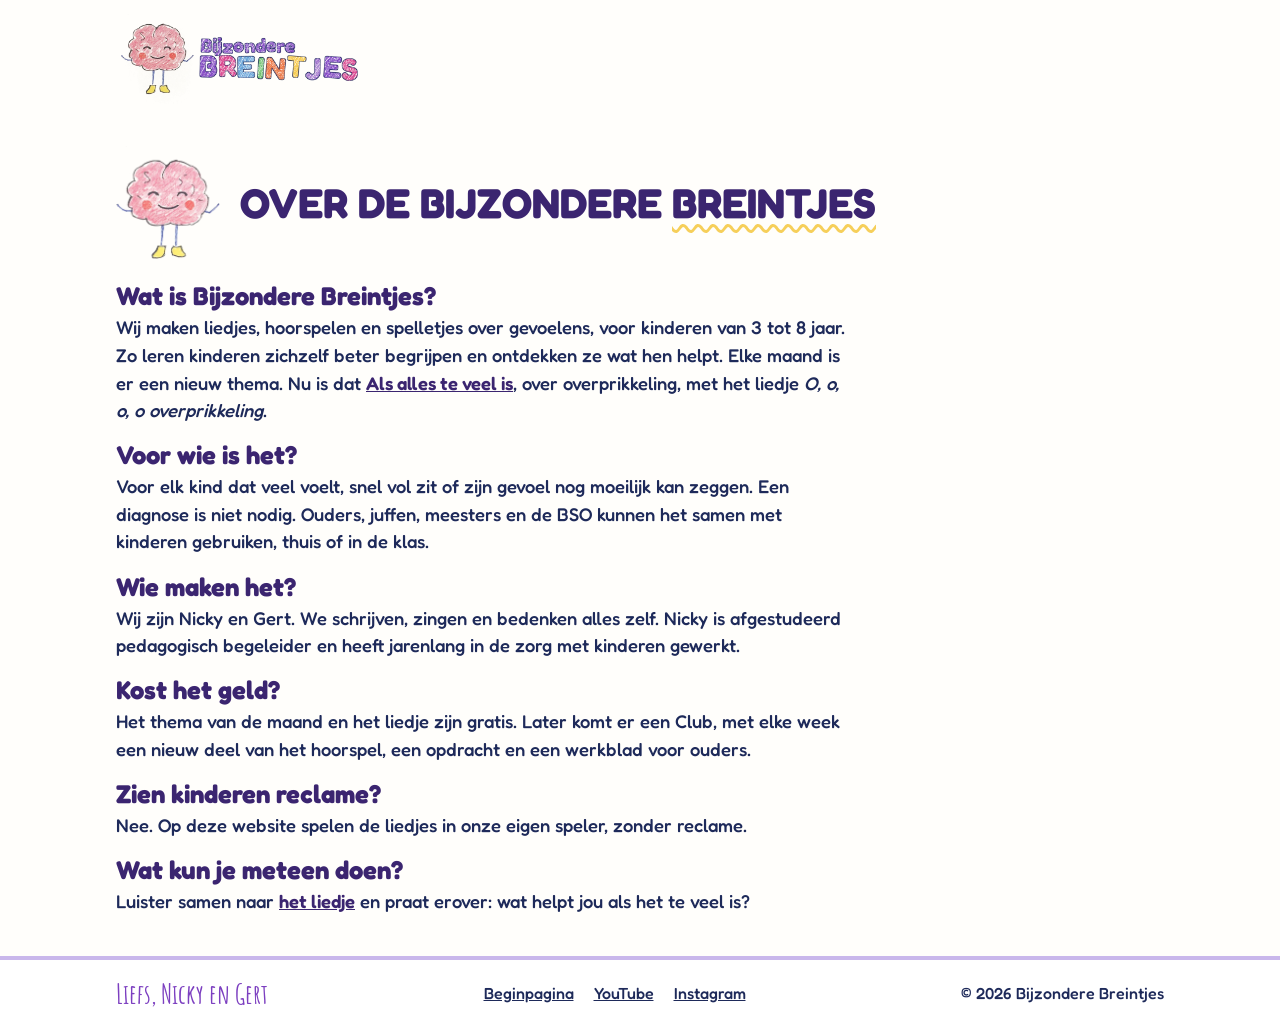
<file: over-ons.html>
<!doctype html>
<html lang="nl">
<head>
<meta charset="utf-8">
<meta name="viewport" content="width=device-width, initial-scale=1, viewport-fit=cover">
<title>Over ons – Bijzondere Breintjes, liedjes en hoorspelen over gevoelens voor kinderen</title>
<meta name="description" content="Wie zijn de Bijzondere Breintjes? Nicky en Gert maken liedjes, hoorspelen en spelletjes over gevoelens voor kinderen van 3 tot 8 jaar. Zonder reclame, en een diagnose is niet nodig.">
<link rel="canonical" href="https://www.bijzonderebreintjes.nl/over-ons.html">
<meta property="og:type" content="website">
<meta property="og:site_name" content="Bijzondere Breintjes">
<meta property="og:locale" content="nl_NL">
<meta property="og:url" content="https://www.bijzonderebreintjes.nl/over-ons.html">
<meta property="og:title" content="Over Bijzondere Breintjes">
<meta property="og:description" content="Liedjes, hoorspelen en spelletjes die kinderen van 3 tot 8 jaar helpen zichzelf beter te begrijpen.">
<meta property="og:image" content="https://www.bijzonderebreintjes.nl/beeld/deelplaatje.jpg">
<meta name="twitter:card" content="summary_large_image">
<script type="application/ld+json">
{"@context":"https://schema.org","@graph":[
{"@type":"AboutPage","@id":"https://www.bijzonderebreintjes.nl/over-ons.html","url":"https://www.bijzonderebreintjes.nl/over-ons.html","name":"Over Bijzondere Breintjes","inLanguage":"nl","isPartOf":{"@id":"https://www.bijzonderebreintjes.nl/#website"},"about":{"@id":"https://www.bijzonderebreintjes.nl/#organisatie"}},
{"@type":"FAQPage","mainEntity":[
{"@type":"Question","name":"Wat is Bijzondere Breintjes?","acceptedAnswer":{"@type":"Answer","text":"Bijzondere Breintjes maakt liedjes, hoorspelen en spelletjes over gevoelens voor kinderen van 3 tot 8 jaar. Elke maand is er een nieuw thema, zoals Als alles te veel is, over overprikkeling."}},
{"@type":"Question","name":"Voor wie is het?","acceptedAnswer":{"@type":"Answer","text":"Voor elk kind dat veel voelt, snel vol zit of zijn gevoel nog moeilijk kan zeggen. Een diagnose is niet nodig. Ouders, juffen, meesters en BSO's kunnen het samen met kinderen gebruiken."}},
{"@type":"Question","name":"Wie maken het?","acceptedAnswer":{"@type":"Answer","text":"Nicky en Gert. Zij schrijven, zingen en bedenken alles zelf. Nicky is afgestudeerd pedagogisch begeleider en heeft jarenlang in de zorg met kinderen gewerkt."}},
{"@type":"Question","name":"Kost het geld?","acceptedAnswer":{"@type":"Answer","text":"Het thema van de maand en het liedje zijn gratis. Later komt er een Club met elke week een nieuw deel van het hoorspel en een opdracht."}},
{"@type":"Question","name":"Zien kinderen reclame?","acceptedAnswer":{"@type":"Answer","text":"Nee. Op de website spelen de liedjes in onze eigen speler, zonder reclame."}}
]}]}
</script>
<meta name="theme-color" content="#7c3fc0">
<link rel="icon" href="beeld/icoon-64.png" type="image/png">
<link rel="apple-touch-icon" href="beeld/icoon-180.png">
<link rel="preload" href="fonts/fredoka.woff2" as="font" type="font/woff2" crossorigin>
<link rel="stylesheet" href="css/stijl.css?v=7">
<style>
.over { padding-block: 1.75rem 2.5rem; }
.over-kop { display: grid; grid-template-columns: 6.5rem 1fr; gap: 1.25rem; align-items: center; margin-bottom: 1.5rem; }
.over-kop img { width: 100%; height: auto; }
.over-kop h1 { font-size: clamp(1.7rem, 5vw, 2.6rem); line-height: 1.1; }
.vragen { display: grid; gap: 1.1rem; max-width: 46rem; }
.vragen h2 { font-size: clamp(1.25rem, 3.5vw, 1.6rem); text-transform: none; }
.vragen p { font-size: 1.15rem; line-height: 1.5; margin-top: .25rem; }
.vragen a { color: var(--paars-diep); font-weight: 600; }
@media (max-width: 640px) { .over-kop { grid-template-columns: 4.5rem 1fr; gap: .9rem; } }
</style>
</head>
<body>

<header class="kop">
  <div class="binnen kop-rij">
    <a class="logo" href="./" aria-label="Bijzondere Breintjes, naar de beginpagina">
      <img class="logo-plaat" src="beeld/logo.webp" alt="Bijzondere Breintjes" width="810" height="300">
    </a>
  </div>
</header>

<main id="inhoud">
  <section class="over">
    <div class="binnen">
      <div class="over-kop">
        <img src="beeld/hoofdbreintje.webp" alt="Billie, het breintje van Bijzondere Breintjes">
        <h1>Over de Bijzondere <span class="kronkel">Breintjes</span></h1>
      </div>

      <div class="vragen">
        <div>
          <h2>Wat is Bijzondere Breintjes?</h2>
          <p>Wij maken liedjes, hoorspelen en spelletjes over gevoelens, voor kinderen van 3 tot 8 jaar. Zo leren kinderen zichzelf beter begrijpen en ontdekken ze wat hen helpt. Elke maand is er een nieuw thema. Nu is dat <a href="./#thema">Als alles te veel is</a>, over overprikkeling, met het liedje <i>O, o, o, o overprikkeling</i>.</p>
        </div>
        <div>
          <h2>Voor wie is het?</h2>
          <p>Voor elk kind dat veel voelt, snel vol zit of zijn gevoel nog moeilijk kan zeggen. Een diagnose is niet nodig. Ouders, juffen, meesters en de BSO kunnen het samen met kinderen gebruiken, thuis of in de klas.</p>
        </div>
        <div>
          <h2>Wie maken het?</h2>
          <p>Wij zijn Nicky en Gert. We schrijven, zingen en bedenken alles zelf. Nicky is afgestudeerd pedagogisch begeleider en heeft jarenlang in de zorg met kinderen gewerkt.</p>
        </div>
        <div>
          <h2>Kost het geld?</h2>
          <p>Het thema van de maand en het liedje zijn gratis. Later komt er een Club, met elke week een nieuw deel van het hoorspel, een opdracht en een werkblad voor ouders.</p>
        </div>
        <div>
          <h2>Zien kinderen reclame?</h2>
          <p>Nee. Op deze website spelen de liedjes in onze eigen speler, zonder reclame.</p>
        </div>
        <div>
          <h2>Wat kun je meteen doen?</h2>
          <p>Luister samen naar <a href="./#thema">het liedje</a> en praat erover: wat helpt jou als het te veel is?</p>
        </div>
      </div>
    </div>
  </section>
</main>

<footer class="voet">
  <div class="binnen voet-rij">
    <span class="voet-groet">Liefs, Nicky en Gert</span>
    <span class="voet-links"><a href="./">Beginpagina</a><a href="https://www.youtube.com/@BijzondereBreintjes" target="_blank" rel="noopener">YouTube</a><a href="https://www.instagram.com/bijzonderebreintjes/" target="_blank" rel="noopener">Instagram</a></span>
    <span>&copy; 2026 Bijzondere Breintjes</span>
  </div>
</footer>

</body>
</html>
</file>
<file: css/stijl.css>
/*
 * Bijzondere Breintjes, huisstijl 3 (krijt)
 * Wit papier, paars met zes accentkleuren. Randen en vlakken zijn met krijt getekend:
 * elk kader krijgt zijn rand (--lijn, --dik) en vulling (--bg) via een laagje erachter
 * met het krijt-filter uit index.html. Zo blijft de tekst zelf scherp.
 * Opzet: tabbladen. Je ziet altijd één onderdeel tegelijk, elk met een vaste kleur.
 */

@font-face { font-family: "Fredoka"; src: url("../fonts/fredoka.woff2") format("woff2"); font-weight: 300 700; font-display: swap; }
@font-face { font-family: "Amatic SC"; src: url("../fonts/amatic-sc-700.woff2") format("woff2"); font-weight: 700; font-display: swap; }

/* ---------- Kleuren en letters ---------- */

:root {
  color-scheme: light;
  --paars: #7c3fc0; --paars-diep: #3b2570; --paars-licht: #c9b7eb; --paars-zacht: #efe3f7;
  --navy: #1e2a5a; --creme: #faf7fe; --wit: #ffffff;

  --k-lila: #9a6bc9;   --k-lila-licht: #ebe1f7;   --lila-donker: #5a3591;
  --k-blauw: #5b9bd5;  --k-blauw-licht: #dcebf8;  --blauw-donker: #2a5a8c;
  --k-groen: #5bb85d;  --k-groen-licht: #d5f0df;  --groen-donker: #2b6e30;
  --k-oranje: #e9622a; --k-oranje-licht: #fbdccb; --oranje-donker: #a8401a;
  --k-geel: #f6cf5a;   --k-geel-licht: #fcf1cd;   --geel-donker: #7a5c00;
  --k-roze: #d63384;   --k-roze-licht: #fbe3ee;   --roze-donker: #a3205f;
  --k-paars-licht: var(--paars-zacht);

  --lila: var(--k-lila);     --lila-licht: var(--k-lila-licht);
  --blauw: var(--k-blauw);   --blauw-licht: var(--k-blauw-licht);
  --groen: var(--k-groen);   --groen-licht: var(--k-groen-licht);
  --oranje: var(--k-oranje); --oranje-licht: var(--k-oranje-licht);
  --geel: var(--k-geel);     --geel-licht: var(--k-geel-licht);
  --roze: var(--k-roze);     --roze-licht: var(--k-roze-licht);
  --hoofd: var(--paars);     --hoofd-licht: var(--paars-licht);

  --papier: #fffefb;
  --rust-grijs: #b9b3c6;
  --rust-vlak: #eeebf2;

  --font-titel: "Fredoka", Nunito, system-ui, sans-serif;
  --font-soort: "Amatic SC", "Comic Sans MS", cursive;
  --font-tekst: "Fredoka", Nunito, system-ui, sans-serif;
  --r-sm: 10px; --r-md: 28px; --r-rond: 999px;
}

/* De knop Rustig: zachtere kleuren, geen beweging. */
:root[data-rustig="aan"] {
  --lila: color-mix(in srgb, var(--k-lila) 40%, var(--rust-grijs));
  --blauw: color-mix(in srgb, var(--k-blauw) 40%, var(--rust-grijs));
  --groen: color-mix(in srgb, var(--k-groen) 40%, var(--rust-grijs));
  --oranje: color-mix(in srgb, var(--k-oranje) 40%, var(--rust-grijs));
  --geel: color-mix(in srgb, var(--k-geel) 40%, var(--rust-grijs));
  --roze: color-mix(in srgb, var(--k-roze) 40%, var(--rust-grijs));
  --hoofd: color-mix(in srgb, var(--paars) 55%, var(--rust-grijs));
  --hoofd-licht: var(--rust-grijs);
  --lila-licht: var(--rust-vlak); --blauw-licht: var(--rust-vlak); --groen-licht: var(--rust-vlak);
  --oranje-licht: var(--rust-vlak); --geel-licht: var(--rust-vlak); --roze-licht: var(--rust-vlak);
  --papier: #f3f1f6;
}
:root[data-rustig="aan"] .breintje,
:root[data-rustig="aan"] .vast-breintje,
:root[data-rustig="aan"] #kaartbeeld { filter: saturate(.45); }
:root[data-rustig="aan"] *,
:root[data-rustig="aan"] *::before,
:root[data-rustig="aan"] *::after { animation: none !important; transition: none !important; }

.is-geel   { --kleur: var(--geel);   --licht: var(--geel-licht);   --donker: var(--geel-donker); }
.is-oranje { --kleur: var(--oranje); --licht: var(--oranje-licht); --donker: var(--oranje-donker); }
.is-lila   { --kleur: var(--lila);   --licht: var(--lila-licht);   --donker: var(--lila-donker); }
.is-groen  { --kleur: var(--groen);  --licht: var(--groen-licht);  --donker: var(--groen-donker); }
.is-roze   { --kleur: var(--roze);   --licht: var(--roze-licht);   --donker: var(--roze-donker); }
.is-blauw  { --kleur: var(--blauw);  --licht: var(--blauw-licht);  --donker: var(--blauw-donker); }
.is-paars, .is-neutraal { --kleur: var(--hoofd); --licht: var(--paars-zacht); --donker: var(--paars-diep); }

/* ---------- Basis ---------- */

*, *::before, *::after { box-sizing: border-box; }
[hidden] { display: none !important; }

body {
  margin: 0;
  background: var(--papier);
  color: var(--navy);
  font: 500 1.125rem/1.5 var(--font-tekst);
  -webkit-text-size-adjust: 100%;
}

h1, h2, h3, h4, p, dl, dd, ol, ul { margin: 0; }
h1, h2, h3 { font-family: var(--font-titel); line-height: 1.05; text-wrap: balance; color: var(--paars-diep); }
h1, h2 { font-weight: 700; text-transform: uppercase; }
h2 { font-size: clamp(1.9rem, 5vw, 2.6rem); }
h3 { font-weight: 600; font-size: 1.35rem; line-height: 1.15; }
a { color: inherit; }
img, svg { max-width: 100%; }
button, input, textarea { font: inherit; color: inherit; }
svg.breintje { display: block; width: 100%; height: auto; color: var(--navy); }
.vast-breintje, img.breintje { display: block; width: 100%; height: auto; }
.film-knop img.breintje { position: absolute; inset: 4%; width: 92%; height: 92%; object-fit: contain; }
.weer-beeld.weer-breintje, .weer-kaart > .weer-beeld.weer-breintje { filter: none; object-fit: contain; width: 11rem; height: 11rem; }
:root[data-rustig="aan"] .weer-beeld.weer-breintje { filter: saturate(.45); }
.wie-breintje img, .idee-beeld img { display: block; width: 100%; height: auto; }

.soort { font-family: var(--font-soort); font-weight: 700; letter-spacing: .04em; color: var(--hoofd); font-size: 2rem; line-height: 1; }

:focus-visible { outline: 3px solid var(--navy); outline-offset: 3px; border-radius: 6px; }
.pagina:focus { outline: none; }

.binnen {
  max-width: 68rem;
  margin-inline: auto;
  padding-left: max(20px, env(safe-area-inset-left, 0px));
  padding-right: max(20px, env(safe-area-inset-right, 0px));
}

.verstopt { position: absolute; width: 0; height: 0; overflow: hidden; }

.spring {
  position: absolute; left: 1rem; top: -5rem; z-index: 20;
  background: var(--paars); color: var(--wit);
  padding: .75rem 1.25rem; border-radius: var(--r-rond); font-weight: 600;
}
.spring:focus { top: 1rem; }

.klein { font-size: 1rem; color: var(--paars-diep); }

/* De kaart uit de huisstijl: wit, met een dikke krijtrand. */
.lied, .verhaal, .stappen-kaart, .wijzer, .mens, .groot-lijst, .leeg, .club-kaart, .club-strook, .idee-vlak {
  --bg: var(--wit); --lijn: var(--kleur, var(--hoofd-licht)); --dik: 5px;
  border: 5px solid transparent;
  border-radius: var(--r-md);
  margin-right: 8px;
}

/* ---------- Krijt ---------- */

/* Het krijtlaagje: rand en vulling van een kader, wiebelig en met papier dat doorschijnt. */
.lied, .verhaal, .stappen-kaart, .wijzer, .mens, .groot-lijst, .leeg, .club-kaart, .club-strook, .idee-vlak,
.knop, .leesvoor, .rondje, .rustig, .tab, .podium-vlak, .speel, .zingmee summary, .weer-keuze, .weer-kaart,
.weer-hint, .adem-cirkel, .film-beeld, .blad, .dbi-tabs button,
#dit-ben-ik .dbi-voorbeeld, #dit-ben-ik .blok, #dit-ben-ik .fasekeus, #dit-ben-ik .chip { position: relative; isolation: isolate; }
.speel-merk { isolation: isolate; }

.lied::before, .verhaal::before, .stappen-kaart::before, .wijzer::before, .mens::before, .groot-lijst::before,
.leeg::before, .club-kaart::before, .club-strook::before, .idee-vlak::before,
.knop::before, .leesvoor::before, .rondje::before, .rustig::before, .tab::before, .podium-vlak::before,
.speel::before, .zingmee summary::before, .weer-keuze::before, .weer-kaart::before, .weer-hint::before,
.adem-cirkel::before, .speel-merk::before, .dbi-tabs button::before,
#dit-ben-ik .dbi-voorbeeld::before, #dit-ben-ik .blok::before, #dit-ben-ik .fasekeus::before, #dit-ben-ik .chip::after {
  content: ""; position: absolute; inset: calc(-1 * var(--dik, 0px)); z-index: -1;
  border: var(--dik, 0px) var(--streep, solid) var(--lijn, transparent);
  border-radius: inherit;
  background: var(--bg, transparent);
  /* schuine krijtstreken over de kleur */
  background-image: repeating-linear-gradient(112deg, rgba(255, 255, 255, var(--arcering, .26)) 0 2px, transparent 2px 8px);
  filter: var(--krijt, url(#krijt));
  pointer-events: none;
}
/* Donkere vlakken met witte letters: dichter gekleurd, zodat de tekst goed leesbaar blijft. */
.knop, .speel, .speel-merk, .tab.is-neutraal[aria-current="page"], .leesvoor[aria-pressed="true"],
.dbi-tabs button[aria-selected="true"] { --krijt: url(#krijt-vol); --arcering: .1; }
.knop.licht, .knop[aria-disabled="true"] { --krijt: url(#krijt); --arcering: .26; }
/* Plaatjes met een afgesneden rand krijgen hun krijtrand er bovenop. */
.film-beeld::before, .blad::before {
  content: ""; position: absolute; inset: 0; z-index: 2;
  border: var(--dik) solid var(--lijn); border-radius: inherit;
  filter: url(#krijt); pointer-events: none;
}
/* Icoontjes en weerplaatjes: een fijn krijtlijntje. */
.rondje svg, .tab svg, .leesvoor svg, .club-lijst svg, .let-op svg, .weer-beeld { filter: url(#krijt-fijn); }

/* ---------- Knoppen ---------- */

.knop {
  display: inline-flex; align-items: center; justify-content: center; gap: .6rem;
  min-height: 3.4rem; padding: .7rem 1.6rem;
  border: 0; border-radius: var(--r-rond);
  --bg: var(--hoofd); --dik: 0px; background: none; color: var(--wit);
  font: 600 1.15rem/1.1 var(--font-titel);
  text-decoration: none; text-align: center; cursor: pointer;
  transition: transform .12s ease;
}
.knop:hover { transform: translateY(-2px); }
.knop:active { transform: translateY(1px); }
.knop.licht { --bg: var(--wit); --lijn: var(--hoofd); --dik: 3px; color: var(--paars-diep); border: 3px solid transparent; }
.knop:disabled { opacity: .5; cursor: default; }
.knop[aria-disabled="true"] { --bg: var(--paars-zacht); --lijn: var(--hoofd); --dik: 3px; --streep: dashed; color: var(--paars-diep); border: 3px solid transparent; cursor: default; }
.knop[aria-disabled="true"]:hover { transform: none; }

.leesvoor {
  display: inline-flex; align-items: center; gap: .5rem;
  min-height: 3rem; padding: .4rem 1.1rem .4rem .8rem;
  --bg: var(--wit); --lijn: var(--hoofd); --dik: 3px;
  border: 3px solid transparent; border-radius: var(--r-rond);
  background: none; color: var(--paars-diep);
  font: 600 1.05rem/1.1 var(--font-titel); cursor: pointer;
}
.leesvoor svg { width: 1.6rem; height: 1.6rem; }
.leesvoor[aria-pressed="true"] { --bg: var(--hoofd); color: var(--wit); }

.rondje {
  flex: none; display: grid; place-items: center;
  width: 4rem; height: 4rem; border-radius: 50%;
  --bg: var(--licht); --lijn: var(--kleur); --dik: 4px; border: 4px solid transparent; color: var(--donker);
}
.rondje svg { width: 2rem; height: 2rem; }

.label-voorbeeld {
  display: inline-block; vertical-align: middle;
  margin-left: .5rem; padding: .1rem .5rem;
  border: 2px dashed var(--paars-licht); border-radius: 6px;
  color: var(--paars-diep);
  font: 600 .75rem/1.4 var(--font-tekst); letter-spacing: .08em; text-transform: uppercase;
}

.nog-niet { color: var(--paars-diep); font-size: 1rem; }

/* ---------- Bovenkant ---------- */

.kop-rij { display: flex; align-items: center; justify-content: space-between; gap: 1rem; padding-block: .9rem; }
.logo { display: flex; align-items: center; gap: .6rem; text-decoration: none; }
.logo-plaat { display: block; height: 5.6rem; width: auto; }
.kop-knoppen { display: flex; align-items: center; gap: 1.25rem; }
.kop-link { font-size: 1rem; text-underline-offset: .2em; }

.rustig {
  display: inline-flex; align-items: center; gap: .6rem;
  min-height: 3rem; padding: .4rem 1rem .4rem .6rem;
  --bg: var(--wit); --lijn: var(--hoofd); --dik: 3px;
  border: 3px solid transparent; border-radius: var(--r-rond);
  background: none; color: var(--paars-diep);
  font: 600 1.05rem/1 var(--font-titel); cursor: pointer;
}
.schuif { position: relative; width: 2.6rem; height: 1.5rem; border-radius: var(--r-rond); background: var(--paars-licht); transition: background .15s ease; }
.schuif::after { content: ""; position: absolute; top: .2rem; left: .2rem; width: 1.1rem; height: 1.1rem; border-radius: 50%; background: var(--wit); transition: transform .15s ease; }
.rustig[aria-pressed="true"] .schuif { background: var(--paars-diep); }
.rustig[aria-pressed="true"] .schuif::after { transform: translateX(1.1rem); }

/* ---------- Tabbladen ---------- */

/* Breed scherm: de tabbladen gaan op een tweede regel verder.
   Smal scherm: ze staan op één regel, blijven bovenaan en je schuift ze opzij. */
.tabs { background: var(--wit); border-block: 4px solid var(--hoofd-licht); }
.tabs-rij { display: flex; flex-wrap: wrap; gap: .5rem; padding-block: .7rem; }
.tab {
  display: inline-flex; align-items: center; gap: .45rem;
  flex: none; min-height: 2.9rem; padding: .35rem .95rem;
  --bg: var(--wit); --lijn: var(--kleur); --dik: 3px;
  border: 3px solid transparent; border-radius: var(--r-rond);
  color: var(--navy);
  font: 600 1.05rem/1 var(--font-titel); text-decoration: none; white-space: nowrap;
}
.tab svg { width: 1.4rem; height: 1.4rem; color: var(--donker); }
.tab:hover { --bg: var(--licht); }
.tab[aria-current="page"] { --bg: var(--licht); color: var(--donker); }
.tab.is-neutraal[aria-current="page"] { --bg: var(--hoofd); color: var(--wit); }
.tab.is-neutraal[aria-current="page"] svg { color: inherit; }
.tabs-streep { flex: none; width: 3px; border-radius: 3px; background: var(--hoofd-licht); margin-inline: .25rem; }

/* ---------- Pagina's ---------- */

.pagina { padding-block: 2.25rem 3.5rem; scroll-margin-top: 9rem; }
.blok-kop { display: flex; align-items: center; gap: 1rem; margin-bottom: 1.75rem; }
.blok-kop p { margin-top: .25rem; }

.leeg { display: flex; align-items: center; gap: 1.25rem; padding: 1.25rem 1.5rem; max-width: 34rem; font-size: 1.2rem; }
.leeg-beeld { width: 6rem; flex: none; }

/* ---------- Thuis ---------- */

.held-rij { display: grid; grid-template-columns: 1.15fr .85fr; gap: 2.5rem; align-items: center; }
.held-tekst { display: grid; gap: 1rem; justify-items: start; min-width: 0; }
h1 { font-size: clamp(2.3rem, 6vw, 4rem); }
.kronkel { text-decoration: underline wavy var(--k-geel); text-decoration-thickness: .08em; text-underline-offset: .14em; }
.intro { font-size: 1.3rem; line-height: 1.5; max-width: 32ch; }

.podium { display: grid; gap: .75rem; justify-items: center; text-align: center; min-width: 0; }
.podium-vlak {
  width: min(100%, 20rem); aspect-ratio: 1; padding: 9% 9% 5%;
  --bg: var(--wit); --lijn: var(--geel); --dik: 6px; border: 6px solid transparent;
  border-radius: 50%;
  display: grid; place-items: center;
}
.podium-breintje { width: 100%; cursor: pointer; }
.podium-breintje .breintje { transform-origin: 50% 92%; animation: wiebel 5s ease-in-out infinite; }
.podium-breintje.nieuw .breintje { animation: plop .28s ease-out; }
.podium-tekst { font-size: 1.25rem; line-height: 1.35; min-height: 2.7em; max-width: 20ch; margin-top: .4rem; }
.podium-tekst strong { font-weight: 700; color: var(--paars-diep); }

@keyframes wiebel { 0%, 100% { transform: rotate(-2deg); } 50% { transform: rotate(2deg); } }
@keyframes plop { from { transform: scale(.86); opacity: .3; } to { transform: scale(1); opacity: 1; } }

.kies-kop { margin-top: 3rem; margin-bottom: 1.25rem; font-size: clamp(1.6rem, 4vw, 2.1rem); }
.wegwijzer { display: grid; grid-template-columns: repeat(auto-fit, minmax(min(100%, 16.5rem), 1fr)); gap: 1.25rem 1rem; }
.wijzer {
  display: flex; align-items: center; gap: .8rem;
  padding: 1rem .9rem; text-decoration: none;
  font: 600 1.45rem/1.1 var(--font-titel); color: var(--navy);
  transition: transform .12s ease;
}
.wijzer:hover { transform: translateY(-3px); }
.wijzer small { display: block; margin-top: .3rem; font: 500 1rem/1.3 var(--font-tekst, inherit); color: var(--navy); opacity: .8; }
.groepen { grid-template-columns: repeat(auto-fit, minmax(min(100%, 19rem), 1fr)); }
.groepen .wijzer { padding: 1.4rem 1.1rem; font-size: 1.65rem; }
.groot-wijzers { margin-block: 2rem; }
.terug { display: inline-block; margin-bottom: 1rem; font: 600 1.05rem/1 var(--font-titel); color: var(--paars-diep); text-underline-offset: .2em; }

.club-strook { --kleur: var(--hoofd); display: grid; grid-template-columns: 1fr auto; gap: 1rem 2rem; align-items: center; margin-top: 3rem; padding: 1.5rem 1.75rem; }
.club-strook h2 { font-size: clamp(1.5rem, 4vw, 2rem); margin-top: .2rem; }
.club-strook p { margin-top: .4rem; max-width: 40ch; }

/* ---------- Liedjes ---------- */

.liedjes { display: grid; gap: 1.5rem; max-width: 44rem; }
.lied { display: grid; grid-template-columns: auto 1fr; gap: .75rem 1.1rem; align-items: center; padding: 1.1rem 1.25rem; }
.lied-midden { min-width: 0; display: grid; gap: .35rem; }
.speel {
  flex: none; display: grid; place-items: center;
  width: 4.5rem; height: 4.5rem; border: 0; border-radius: 50%;
  --bg: var(--hoofd); --dik: 0px; background: none; color: var(--wit); cursor: pointer;
  transition: transform .12s ease;
}
.speel:hover { transform: scale(1.05); }
.speel svg { width: 2.2rem; height: 2.2rem; }
.balk { height: .6rem; border-radius: var(--r-rond); background: var(--paars-zacht); overflow: hidden; }
.balk-vul { width: 0; height: 100%; border-radius: inherit; background: var(--hoofd); }

.zingmee { grid-column: 1 / -1; }
.zingmee summary {
  display: inline-flex; align-items: center; gap: .5rem;
  min-height: 3rem; padding: .4rem 1.1rem;
  --lijn: var(--hoofd); --dik: 3px; border: 3px solid transparent; border-radius: var(--r-rond); color: var(--paars-diep);
  font: 600 1.05rem/1.1 var(--font-titel); cursor: pointer; list-style: none;
}
.zingmee summary::-webkit-details-marker { display: none; }
.zingmee summary::after { content: ""; width: .55rem; height: .55rem; border-right: 3px solid currentColor; border-bottom: 3px solid currentColor; transform: translateY(-2px) rotate(45deg); }
.zingmee[open] summary::after { transform: translateY(2px) rotate(-135deg); }
.liedtekst { display: grid; gap: 1.1rem; padding-block: 1.1rem; font-size: 1.3rem; line-height: 1.6; }

/* ---------- Weerbericht ---------- */

.weer { display: grid; gap: 2.25rem; max-width: 56rem; }
.weer-stap { display: grid; gap: 1.1rem; }
.weer-stap > h3 { font-size: 1.6rem; }
.weer-stap > .lied { max-width: 44rem; }
.weer-keuzes { display: grid; grid-template-columns: repeat(auto-fit, minmax(8.2rem, 1fr)); gap: 1.1rem .8rem; }
.weer-keuze {
  display: grid; justify-items: center; gap: .2rem;
  padding: .8rem .4rem .75rem; margin-right: 6px;
  --bg: var(--wit); --lijn: var(--kleur); --dik: 5px; background: none; color: var(--navy);
  border: 5px solid transparent; border-radius: var(--r-md);
  font: 600 1.3rem/1.1 var(--font-titel); cursor: pointer;
  transition: transform .12s ease;
}
.weer-keuze:hover { transform: translateY(-3px); }
.weer-keuze[aria-pressed="true"] { --bg: var(--licht); color: var(--donker); transform: translate(2px, 2px); }
.weer-beeld { display: block; width: 5.5rem; height: 5.5rem; }
.weer-toon { display: grid; }
.weer-hint { padding: 1.25rem 1.5rem; --lijn: var(--hoofd-licht); --dik: 4px; --streep: dashed; border: 4px solid transparent; border-radius: var(--r-md); font-size: 1.2rem; color: var(--paars-diep); }
.weer-kaart {
  display: grid; grid-template-columns: auto 1fr; gap: 1.25rem 1.75rem; align-items: start;
  padding: 1.5rem 1.6rem; margin-right: 8px;
  --bg: var(--wit); --lijn: var(--kleur); --dik: 5px; border: 5px solid transparent; border-radius: var(--r-md);
}
.weer-kaart > .weer-beeld { width: 9rem; height: 9rem; }
.weer-tekst { display: grid; gap: 1.1rem; justify-items: start; min-width: 0; }
.weer-woorden { display: grid; gap: .8rem; justify-items: start; }
.weer-woorden h3 { font-size: clamp(1.6rem, 4vw, 2rem); }
.weer-gevoel { font-size: 1.35rem; line-height: 1.4; max-width: 30ch; }
.weer-helpt { padding: .8rem 1.1rem; border-radius: 16px; background: var(--licht); font-size: 1.15rem; max-width: 38ch; }
.weer-helpt b { display: block; font-weight: 600; color: var(--donker); }
.weer-kaart .lied { width: 100%; max-width: 34rem; margin-right: 0; border-width: 3px; --dik: 3px; }
:root[data-rustig="aan"] .weer-beeld { filter: url(#krijt-fijn) saturate(.45); }
/* ---------- Superkrachten ---------- */
.sk-knop-beeld { display: block; width: 5.5rem; height: 5.5rem; object-fit: contain; }
:root[data-rustig="aan"] .sk-knop-beeld { filter: saturate(.45); }
.sk-intro { display: grid; gap: 1rem; justify-items: start; max-width: 44rem; }
.sk-intro-tekst { display: grid; gap: .8rem; font-size: 1.3rem; line-height: 1.45; }
.sk-andere { padding: .8rem 1.1rem; border-radius: 16px; border: 3px dashed var(--kleur); font-size: 1.15rem; max-width: 38ch; }
.sk-andere b { display: block; font-weight: 600; color: var(--donker); }
.sk-groot { width: 100%; max-width: 38rem; font-size: 1.05rem; }
.sk-groot summary { cursor: pointer; font-weight: 600; color: var(--paars-diep); }
.sk-groot p { margin-top: .5rem; line-height: 1.5; }
.sk-kaart-tip { display: grid; gap: 1rem; justify-items: start; max-width: 44rem; font-size: 1.2rem; }
.sk-voor-groot { display: grid; gap: .7rem; padding: 1.25rem 1.5rem; max-width: 44rem; border-radius: var(--r-md); background: var(--paars-zacht); font-size: 1.1rem; line-height: 1.5; }
.sk-voor-groot h3 { font-size: 1.4rem; }
/* ---------- Lijfkompas ---------- */
.lijf-kies { display: grid; grid-template-columns: auto 1fr; gap: 1.5rem 2.5rem; align-items: center; max-width: 44rem; }
.lijf-figuur { position: relative; width: 15rem; aspect-ratio: 200 / 320; }
.lijf-figuur svg { display: block; width: 100%; height: 100%; filter: url(#krijt-fijn); }
.lijf-figuur.is-plaatje { aspect-ratio: auto; width: 17rem; }
.lijf-figuur.is-plaatje .lijf-stip { width: 2rem; height: 2rem; margin: -1rem 0 0 -1rem; border-width: 3px; }
.lijf-figuur img { display: block; width: 100%; height: auto; mix-blend-mode: multiply; }
:root[data-rustig="aan"] .lijf-figuur img { filter: saturate(.45); }
.lijf-stip {
  position: absolute; width: 2.5rem; height: 2.5rem; margin: -1.25rem 0 0 -1.25rem; padding: 0;
  border: 4px solid var(--wit); border-radius: 50%; background: var(--kleur); cursor: pointer;
  box-shadow: 0 0 0 3px var(--kleur); transition: transform .12s ease;
}
.lijf-stip:hover { transform: scale(1.12); }
.lijf-stip[aria-pressed="true"] { transform: scale(1.25); box-shadow: 0 0 0 3px var(--donker); }
.lijf-keuzes { display: grid; gap: .7rem; justify-items: start; }
.lijf-keuze {
  display: flex; align-items: center; gap: .7rem; padding: .55rem 1.1rem .55rem .7rem;
  border: 4px solid var(--kleur); border-radius: 999px; background: var(--wit); color: var(--navy);
  font: 600 1.25rem/1.1 var(--font-titel); cursor: pointer;
}
.lijf-keuze[aria-pressed="true"] { background: var(--licht); color: var(--donker); }
.lijf-bolletje { width: 1.3rem; height: 1.3rem; border-radius: 50%; background: var(--kleur); flex: none; }
:root[data-rustig="aan"] .lijf-figuur svg { filter: url(#krijt-fijn) saturate(.45); }
.lijf-wie { display: flex; flex-wrap: wrap; gap: .8rem; }
.lijf-wie-knop {
  display: grid; justify-items: center; gap: .2rem; padding: .5rem .9rem .6rem;
  border: 4px solid var(--hoofd-licht); border-radius: var(--r-md); background: var(--wit); color: var(--navy);
  font: 600 1.15rem/1.1 var(--font-titel); cursor: pointer;
}
.lijf-wie-knop img { width: 3.5rem; height: 5.25rem; object-fit: contain; mix-blend-mode: multiply; }
.lijf-wie-knop[aria-pressed="true"] { border-color: var(--hoofd); background: var(--paars-zacht); color: var(--paars-diep); }
@media (max-width: 40rem) {
  .lijf-kies { grid-template-columns: 1fr; justify-items: center; }
  .lijf-keuzes { grid-template-columns: repeat(2, auto); justify-content: center; }
}
@media (max-width: 40rem) {
  .weer-keuzes { grid-template-columns: repeat(2, 1fr); }
  .weer-kaart { grid-template-columns: 1fr; padding: 1.25rem 1.2rem; }
  .weer-kaart > .weer-beeld { width: 6.5rem; height: 6.500rem; }
}

/* ---------- Verhaaltjes ---------- */

.verhalen { display: grid; gap: 1.75rem; max-width: 38rem; }
.verhaal { display: grid; gap: 1rem; justify-items: start; padding: 1.5rem 1.75rem; }
.verhaal-kop { display: flex; flex-wrap: wrap; align-items: center; gap: .75rem 1rem; }
.verhaal-tekst { display: grid; gap: 1rem; font-size: 1.25rem; line-height: 1.65; max-width: 34ch; }
.verhaal-rij { display: flex; flex-wrap: wrap; gap: .75rem; align-items: center; }

/* ---------- Rustmoment, oefeningen, knutselen ---------- */

.stappen-lijst { display: grid; grid-template-columns: repeat(auto-fit, minmax(min(100%, 19rem), 1fr)); gap: 1.75rem 1.5rem; }
.stappen-kaart { display: grid; gap: 1rem; align-content: start; justify-items: start; padding: 1.4rem 1.5rem; min-width: 0; }
.stappen-kop { display: grid; gap: .4rem; justify-items: start; }
.duur { display: inline-block; padding: .15rem .7rem; border-radius: var(--r-sm); background: var(--licht); color: var(--donker); font-weight: 600; font-size: .95rem; }
.stappen-kaart ol { display: grid; gap: .7rem; margin: 0; padding-left: 0; list-style: none; counter-reset: stap; font-size: 1.15rem; }
.stappen-kaart ol li { display: grid; grid-template-columns: 2.1rem 1fr; gap: .75rem; align-items: start; counter-increment: stap; }
.stappen-kaart ol li::before {
  content: counter(stap); display: grid; place-items: center;
  width: 2.1rem; height: 2.1rem; border-radius: 50%;
  background: var(--licht); color: var(--donker); border: 3px solid var(--kleur);
  font: 700 1rem/1 var(--font-titel);
}
.nodig { display: grid; gap: .4rem; font-size: 1.05rem; }
.nodig h4 { font: 600 1.05rem/1.2 var(--font-titel); color: var(--donker); }
.nodig ul { padding-left: 1.2rem; }
.nodig li { margin-bottom: .2rem; }
.let-op { display: flex; gap: .6rem; align-items: flex-start; font-size: 1rem; color: var(--paars-diep); }
.let-op svg { flex: none; width: 1.3rem; height: 1.3rem; margin-top: .15rem; }
.knutsel-foto { width: 100%; border-radius: 16px; }

/* De cirkel om mee te ademen. */
.adem { display: grid; place-items: center; width: 100%; padding-block: .5rem; }
.adem-cirkel {
  display: grid; place-items: center;
  width: 8rem; height: 8rem; border-radius: 50%;
  --bg: var(--licht); --lijn: var(--kleur); --dik: 5px; border: 5px solid transparent; color: var(--donker);
  font: 600 1.1rem/1.2 var(--font-titel); text-align: center;
  animation: adem 8s ease-in-out infinite;
}
.adem-woord { position: relative; }
.adem-woord span { display: block; }
.adem-woord .uit { position: absolute; inset: 0; }
.adem-woord .in { animation: woord-in 8s steps(1) infinite; }
.adem-woord .uit { animation: woord-uit 8s steps(1) infinite; }
@keyframes adem { 0%, 100% { transform: scale(.72); } 50% { transform: scale(1); } }
@keyframes woord-in { 0%, 49% { opacity: 1; } 50%, 100% { opacity: 0; } }
@keyframes woord-uit { 0%, 49% { opacity: 0; } 50%, 100% { opacity: 1; } }
:root[data-rustig="aan"] .adem-cirkel { transform: scale(.85); }
:root[data-rustig="aan"] .adem-woord .uit { display: none; }

/* ---------- Filmpjes ---------- */

.filmpjes { display: grid; grid-template-columns: repeat(auto-fit, minmax(min(100%, 18rem), 27rem)); gap: 1.75rem; }
.film { margin: 0 8px 0 0; display: grid; gap: .9rem; min-width: 0; }
.film-beeld { position: relative; aspect-ratio: 16 / 9; max-width: 100%; border-radius: var(--r-md); background: var(--licht); --lijn: var(--kleur); --dik: 6px; overflow: hidden; }
.film-knop { position: absolute; inset: 0; width: 100%; height: 100%; padding: 0; border: 0; background: none; color: inherit; cursor: pointer; display: grid; place-items: center; }
.film-knop img { position: absolute; inset: 0; width: 100%; height: 100%; object-fit: cover; }
.film-knop .breintje { width: auto; height: 92%; }
.film-knop .speel-merk { position: absolute; right: 1rem; bottom: 1rem; display: grid; place-items: center; width: 4.5rem; height: 4.5rem; border-radius: 50%; --bg: var(--hoofd); --dik: 0px; color: var(--wit); transition: transform .12s ease; }
.film-knop:hover .speel-merk { transform: scale(1.06); }
.film-knop .speel-merk svg { width: 2.2rem; height: 2.2rem; }
.film-knop:focus-visible { outline-offset: -8px; border-radius: var(--r-md); }
.film-beeld iframe, .film-beeld video { position: absolute; inset: 0; width: 100%; height: 100%; border: 0; background: #000; }
.film-melding { position: absolute; inset: 0; display: grid; place-items: center; padding: 1.5rem; text-align: center; font-size: 1.2rem; }
.film figcaption { font: 600 1.35rem/1.15 var(--font-titel); color: var(--paars-diep); }

/* ---------- Tekeningen ---------- */

.tekeningen { display: grid; grid-template-columns: repeat(4, minmax(0, 1fr)); gap: 1.75rem 1.5rem; }
.tekening { display: grid; gap: .5rem; align-content: start; text-decoration: none; min-width: 0; }
.blad { aspect-ratio: 210 / 297; max-width: 100%; background: var(--wit); --lijn: var(--hoofd-licht); --dik: 5px; border-radius: 12px; margin-right: 6px; overflow: hidden; transition: transform .12s ease; }
.blad img { display: block; width: 100%; height: 100%; object-fit: contain; }
.tekening:hover .blad { transform: translateY(-3px) rotate(-1deg); }
.tekening-titel { font: 600 1.15rem/1.2 var(--font-titel); color: var(--paars-diep); margin-top: .3rem; }
.tekening-actie { font-size: 1rem; text-decoration: underline; text-underline-offset: .2em; }

/* ---------- Wie zijn wij ---------- */

.wie-rij { display: grid; grid-template-columns: 1.2fr .8fr; gap: 2rem 3rem; align-items: center; }
.wie-tekst { display: grid; gap: 1rem; font-size: 1.25rem; max-width: 38ch; min-width: 0; }
.wie-groet { font: 700 2.2rem/1 var(--font-soort); color: var(--hoofd); }
.wie-beeld { display: flex; justify-content: center; gap: .5rem; align-items: flex-end; }
.wie-breintje { width: 32%; max-width: 9rem; }
.wie-breintje:nth-child(2) { width: 38%; max-width: 11rem; }
.mensen { display: grid; grid-template-columns: repeat(auto-fit, minmax(min(100%, 16rem), 1fr)); gap: 1.5rem; margin-top: 2.5rem; }
.mensen:empty { display: none; }
.mens { display: grid; gap: .3rem; padding: 1.25rem 1.4rem; }
.mens p { font-size: 1.05rem; }

/* ---------- Voor grote mensen ---------- */

.groot-rij { display: grid; grid-template-columns: 1fr 1fr; gap: 2.5rem 4rem; align-items: start; }
.groot-tekst { display: grid; gap: 1rem; min-width: 0; }
.groot-tekst p { max-width: 34rem; }
.groot-lijst { min-width: 0; padding: 1.5rem 1.75rem; }
.groot-lijst h3 { margin-bottom: 1rem; }
.groot-lijst dt { font-weight: 600; font-size: 1.1rem; color: var(--paars-diep); }
.groot-lijst dd { margin-bottom: .9rem; }
.groot-lijst dd:last-child { margin-bottom: 0; }

.idee-vlak { --kleur: var(--oranje); display: grid; grid-template-columns: 8rem 1fr; gap: 1.5rem; align-items: center; margin-top: 2.5rem; padding: 1.5rem 1.75rem; }
.idee-tekst { display: grid; gap: .8rem; justify-items: start; min-width: 0; }
.idee-tekst p { max-width: 34ch; }
.idee-adres { font-size: 1rem; user-select: all; overflow-wrap: anywhere; }

/* ---------- Breintjes-club Plus ---------- */

.club { max-width: 44rem; margin-inline: auto; display: grid; gap: 1.9rem; }
.club-kop { display: grid; gap: .6rem; justify-items: center; text-align: center; }
.club-kop .vast-breintje { width: 9rem; }
.club-kop h2 { font-size: clamp(2rem, 6vw, 3rem); }
.club-helpt { font: 700 1.9rem/1.15 var(--font-soort); max-width: 22em; }
.club-kaart { display: grid; gap: .9rem; padding: 1.4rem 1.3rem; }
.club-kaart h3 { font-weight: 700; text-transform: uppercase; font-size: clamp(1.5rem, 5vw, 2rem); }
.club-lijst { list-style: none; padding: 0; display: grid; gap: .8rem; }
.club-lijst li { display: grid; grid-template-columns: 3.25rem 1fr; gap: .9rem; align-items: center; }
.club-lijst svg { width: 3.25rem; height: 3.25rem; background: var(--paars-zacht); border-radius: 16px; padding: .5rem; color: var(--paars-diep); }
.club-lijst b { display: block; font-weight: 600; font-size: 1.2rem; line-height: 1.15; }
.club-lijst span { display: block; font-size: 1rem; }
.club-label { display: inline-block; justify-self: start; background: var(--geel-licht); color: var(--geel-donker); font-weight: 600; font-size: 1.05rem; padding: .3rem .75rem; border-radius: var(--r-sm); }
.club-stappen { list-style: none; padding: 0; counter-reset: stap; display: grid; gap: .75rem; }
.club-stappen li { counter-increment: stap; display: grid; grid-template-columns: 2.75rem 1fr; gap: .75rem; align-items: center; }
.club-stappen li::before { content: counter(stap); width: 2.75rem; height: 2.75rem; border-radius: 50%; background: var(--hoofd); color: var(--wit); font-weight: 700; font-size: 1.35rem; display: grid; place-items: center; }
.club-beloftes { padding-left: 1.4rem; display: grid; gap: .4rem; }
.club-prijs { text-align: center; justify-items: center; }
.club-bedrag { font-weight: 700; font-size: 2.75rem; line-height: 1; color: var(--paars-diep); }
.club-bedrag small { font-size: 1.1rem; font-weight: 600; }
.club-prijs .knop { min-height: 3.75rem; font-size: 1.35rem; padding-inline: 2rem; }
.club-kaart details { border-top: 3px solid var(--paars-zacht); padding-top: .6rem; }
.club-kaart details:first-of-type { border-top: 0; padding-top: 0; }
.club-kaart summary { font-weight: 600; font-size: 1.2rem; cursor: pointer; }
.club-kaart details p { margin-top: .4rem; }

/* ---------- Dit ben ik-kaart ---------- */

#dit-ben-ik { font-size: 17px; line-height: 1.4; }
.dbi-tabs { display: flex; gap: 8px; padding-bottom: 14px; }
.dbi-tabs button { flex: 1; --bg: var(--wit); --lijn: var(--hoofd); --dik: 3px; border: 3px solid transparent; background: none; color: var(--paars-diep); border-radius: var(--r-rond); padding: 9px 12px; font-weight: 600; cursor: pointer; }
.dbi-tabs button[aria-selected="true"] { --bg: var(--hoofd); color: var(--wit); }
#dit-ben-ik .werk { display: grid; gap: 24px; }
#dit-ben-ik .dbi-voorbeeld { --bg: var(--geel-licht); --lijn: var(--geel); --dik: 3px; border: 3px solid transparent; border-radius: 18px; padding: 12px 14px; display: flex; flex-wrap: wrap; gap: 10px; align-items: center; justify-content: space-between; margin-bottom: 16px; }
#dit-ben-ik .dbi-voorbeeld p { flex: 1 1 200px; }
#dit-ben-ik .blok { --bg: var(--wit); --lijn: var(--acc, var(--hoofd-licht)); --dik: 5px; border: 5px solid transparent; border-radius: var(--r-md); padding: 16px; margin: 0 8px 22px 0; }
#dit-ben-ik .blok h2 { margin: 0 0 4px; display: inline-block; background: var(--acc-licht, var(--paars-zacht)); color: var(--acc-donker, var(--paars-diep)); font-weight: 600; font-size: 19px; line-height: 1.15; padding: 6px 12px; border-radius: var(--r-sm); text-transform: none; }
#dit-ben-ik .blok .hulp { margin: 6px 0 10px; font-size: 15px; }
#dit-ben-ik [data-acc=geel] { --acc: var(--geel); --acc-licht: var(--geel-licht); --acc-donker: var(--geel-donker); }
#dit-ben-ik [data-acc=roze] { --acc: var(--roze); --acc-licht: var(--roze-licht); --acc-donker: var(--roze-donker); }
#dit-ben-ik [data-acc=blauw] { --acc: var(--blauw); --acc-licht: var(--blauw-licht); --acc-donker: var(--blauw-donker); }
#dit-ben-ik [data-acc=oranje] { --acc: var(--oranje); --acc-licht: var(--oranje-licht); --acc-donker: var(--oranje-donker); }
#dit-ben-ik [data-acc=groen] { --acc: var(--groen); --acc-licht: var(--groen-licht); --acc-donker: var(--groen-donker); }
#dit-ben-ik [data-acc=lila] { --acc: var(--lila); --acc-licht: var(--lila-licht); --acc-donker: var(--lila-donker); }
#dit-ben-ik [data-acc=paars] { --acc: var(--hoofd); --acc-licht: var(--paars-zacht); --acc-donker: var(--paars-diep); }
#dit-ben-ik .fases { display: grid; gap: 10px; margin: 4px 0 14px; }
#dit-ben-ik .fasekeus { display: block; width: 100%; text-align: left; --bg: var(--wit); --lijn: var(--hoofd-licht); --dik: 3px; border: 3px solid transparent; background: none; border-radius: 18px; padding: 10px 14px; cursor: pointer; }
#dit-ben-ik .fasekeus b { display: block; font-weight: 600; color: var(--paars-diep); }
#dit-ben-ik .fasekeus span { display: block; font-size: 15px; }
#dit-ben-ik .fasekeus small { display: block; font-size: 13px; color: var(--paars-diep); margin-top: 2px; }
#dit-ben-ik .fasekeus[aria-pressed="true"] { --bg: var(--paars-zacht); --lijn: var(--hoofd); }
#dit-ben-ik .klein { font-size: 14px; margin: 10px 0 0; color: inherit; }
#dit-ben-ik label.veld { display: block; font-weight: 600; margin: 10px 0 4px; }
#dit-ben-ik input[type=text], #dit-ben-ik textarea { width: 100%; border: 3px solid var(--hoofd-licht); border-radius: 14px; background: var(--creme); padding: 10px 12px; }
#dit-ben-ik textarea { min-height: 64px; resize: vertical; }
#dit-ben-ik .rij { display: grid; grid-template-columns: 1fr 1fr; gap: 12px; }
#dit-ben-ik .chips { display: flex; flex-wrap: wrap; gap: 8px; margin-bottom: 10px; }
#dit-ben-ik .chip { --bg: var(--wit); --lijn: var(--acc); --dik: 3px; border: 3px solid transparent; background: none; color: var(--navy); border-radius: var(--r-rond); padding: 6px 13px; cursor: pointer; font-weight: 500; }
#dit-ben-ik .chip[aria-pressed="true"] { --bg: var(--acc-licht); color: var(--acc-donker); font-weight: 600; }
#dit-ben-ik .chip[aria-pressed="true"]::before { content: "✓ "; }
#dit-ben-ik .kleuren { display: flex; flex-wrap: wrap; gap: 10px; margin-top: 4px; }
#dit-ben-ik .kleur { width: 44px; height: 44px; border-radius: 50%; border: 4px solid var(--wit); box-shadow: 0 0 0 3px var(--hoofd-licht); background: var(--acc); cursor: pointer; padding: 0; }
#dit-ben-ik .kleur[aria-pressed="true"] { box-shadow: 0 0 0 4px var(--navy); }
#dit-ben-ik .foto { display: flex; flex-wrap: wrap; gap: 10px; align-items: center; margin-top: 4px; }
#dit-ben-ik .knop { min-height: 0; padding: 11px 20px; font-size: 17px; }
#dit-ben-ik input[type=file] { position: absolute; width: 1px; height: 1px; opacity: 0; }
#dit-ben-ik input[type=file]:focus-visible + label { outline: 3px solid var(--navy); outline-offset: 2px; }
#dit-ben-ik .kaartwrap { background: var(--wit); border-radius: 18px; padding: 10px; margin-right: 8px; }
#kaartbeeld { display: block; width: 100%; height: auto; border-radius: 10px; aspect-ratio: 1240 / 1754; background: var(--creme); }
#dit-ben-ik .acties { display: flex; flex-wrap: wrap; gap: 10px; margin-top: 18px; }
#dit-ben-ik .acties .knop { flex: 1 1 180px; }
#dit-ben-ik .melding { margin: 12px 0 0; min-height: 1.4em; font-weight: 600; color: var(--paars-diep); }
#dit-ben-ik .tip { margin: 10px 0 0; font-size: 15px; }
#dit-ben-ik .wis { margin-top: 6px; background: none; border: 0; color: var(--paars-diep); text-decoration: underline; cursor: pointer; padding: 8px 0; font-weight: 600; }
#dit-ben-ik .paneel[hidden] { display: none; }
@media (max-width: 420px) { #dit-ben-ik .rij { grid-template-columns: 1fr; } }
@media (min-width: 920px) {
  .dbi-tabs { display: none; }
  #dit-ben-ik .werk { grid-template-columns: minmax(0, 1fr) minmax(0, 460px); align-items: start; }
  #dit-ben-ik .paneel[hidden] { display: block !important; }
  #paneel-kaart { position: sticky; top: 16px; }
}

/* ---------- Onderkant ---------- */

.voet { background: var(--wit); border-top: 4px solid var(--hoofd-licht); font-size: 1rem; }
.voet-rij { display: flex; flex-wrap: wrap; justify-content: space-between; align-items: center; gap: .5rem 1.5rem; padding-block: 1.25rem; }
.voet-groet { font: 700 1.7rem/1 var(--font-soort); color: var(--hoofd); }
.voet-links { display: flex; flex-wrap: wrap; gap: 1.25rem; }

/* ---------- Smal scherm ---------- */

@media (max-width: 760px) {
  .held-rij { grid-template-columns: 1fr; gap: 2rem; }
  .groot-rij, .wie-rij, .club-strook { grid-template-columns: 1fr; }
  .tekeningen { grid-template-columns: repeat(2, minmax(0, 1fr)); gap: 1.5rem 1rem; }
  .idee-vlak { grid-template-columns: 1fr; padding: 1.5rem 1.25rem; gap: 1rem; }
  .idee-beeld { width: 7.5rem; }
  .kop-link { display: none; }
  .logo-plaat { height: 3.5rem; }
  .tabs { position: sticky; top: env(safe-area-inset-top, 0px); z-index: 4; }
  .tabs-rij { flex-wrap: nowrap; overflow-x: auto; scrollbar-width: thin; }
  .pagina { padding-block: 1.75rem 3rem; }
  .rondje { width: 3.5rem; height: 3.5rem; }
  .verhaal, .stappen-kaart { padding: 1.25rem 1.2rem; }
  .wie-beeld { order: -1; }
}
body::before { content: ""; position: fixed; inset: 0 0 auto; height: env(safe-area-inset-top, 0px); z-index: 10; background: var(--papier); }

@media (prefers-reduced-motion: no-preference) {
  html { scroll-behavior: smooth; }
  :root[data-rustig="aan"] { scroll-behavior: auto; }
}
@media (prefers-reduced-motion: reduce) {
  *, *::before, *::after { animation: none !important; transition: none !important; }
  .adem-cirkel { transform: scale(.85); }
  .adem-woord .uit { display: none; }
}

@media print {
  .kop-knoppen, .tabs, .knop, .leesvoor, .voet-links { display: none; }
  .pagina[hidden] { display: none; }
}
</file>
